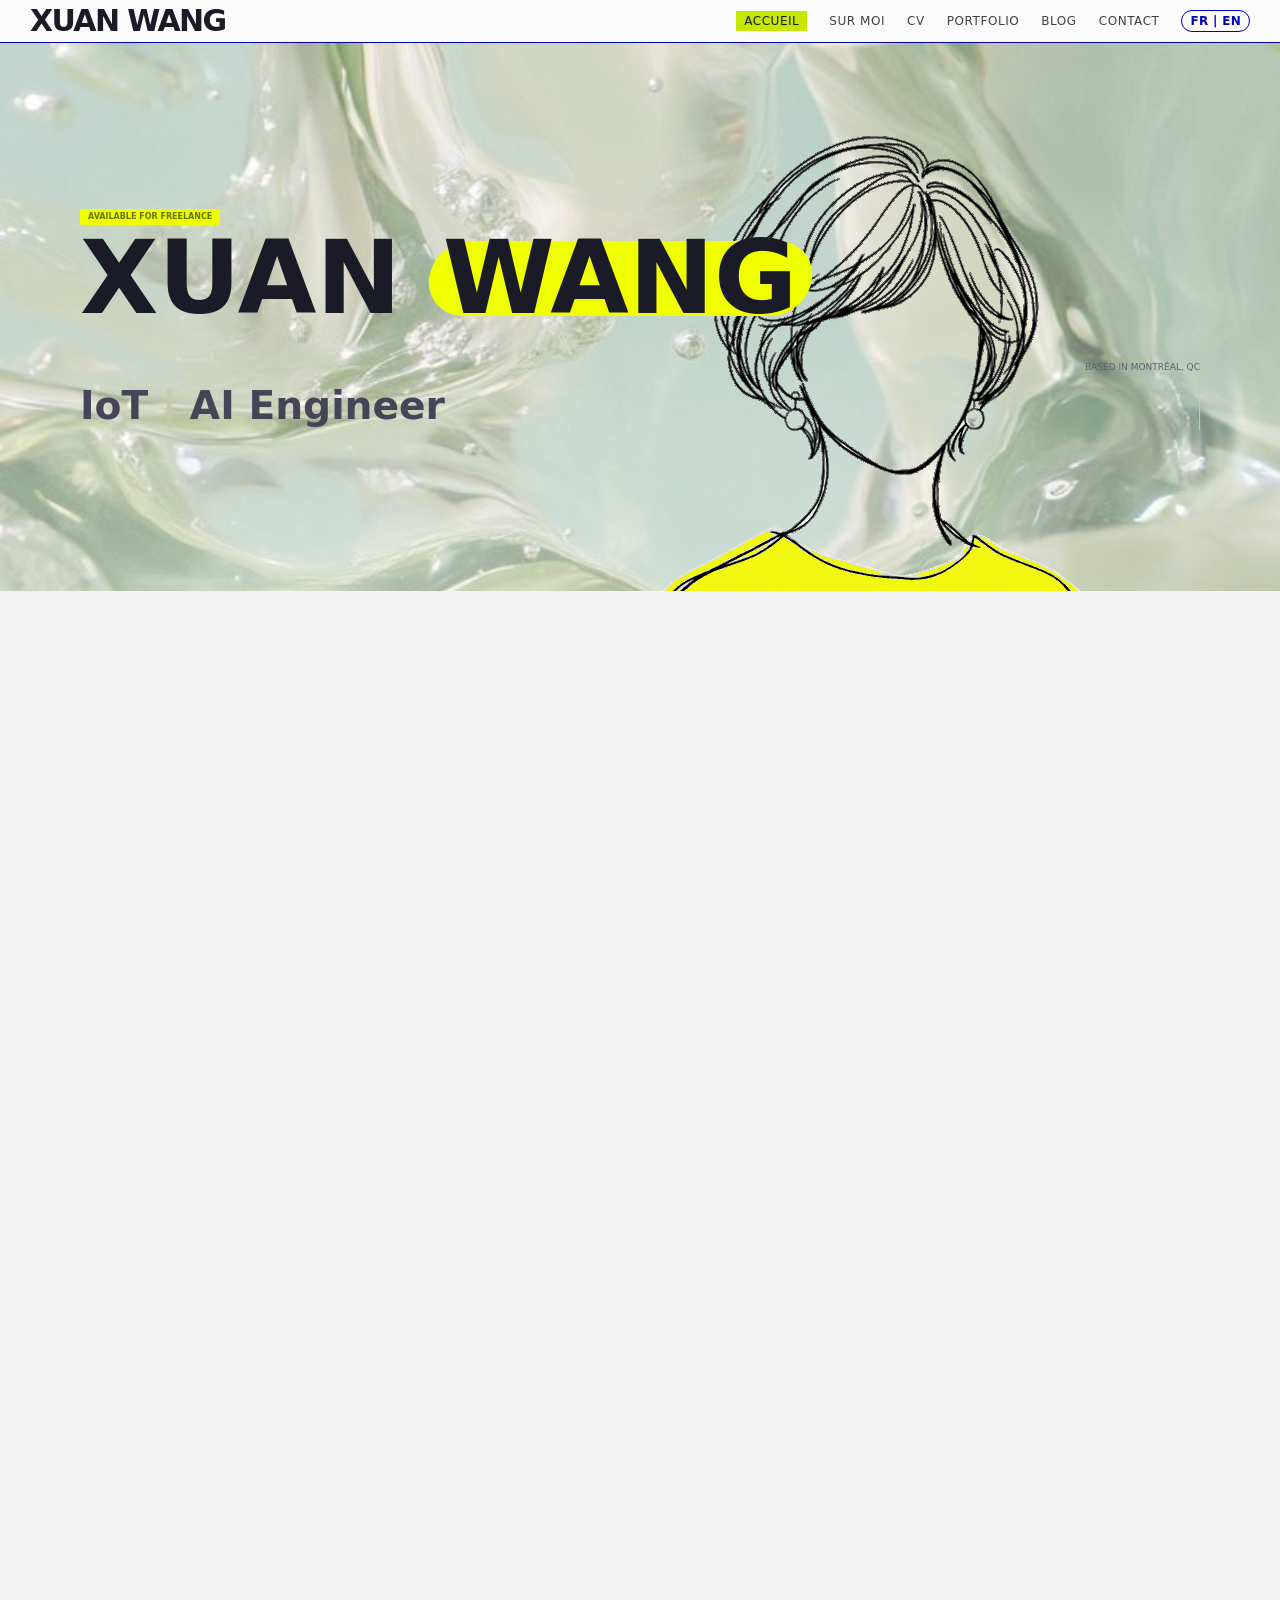
<file: index.html>
<!doctype html>
<html lang="fr">
<head>
  <meta charset="UTF-8" />
  <meta name="viewport" content="width=device-width, initial-scale=1.0" />

  <!-- SEO -->
  <title>Xuan Wang | Data Engineer • IoT & AI Portfolio</title>

  <meta
    name="description"
    content="Portfolio de Xuan Wang, spécialisée en Data Engineering, Business Intelligence, IoT, Intelligence Artificielle, Python, SQL, AWS et développement web."
  />

  <meta
    name="keywords"
    content="Xuan Wang, Data Engineer, Business Intelligence, BI Engineer, IoT, AI, Python, SQL, AWS, Portfolio"
  />

  <meta name="author" content="Xuan Wang" />

  <meta name="robots" content="index, follow" />

  <link
    rel="canonical"
    href="https://xuan996-labo.github.io/ia1-420-314-ah/"
  />

  <!-- Open Graph -->
  <meta property="og:type" content="website" />
  <meta
    property="og:title"
    content="Xuan Wang | Data Engineer • IoT & AI Portfolio"
  />

  <meta
    property="og:description"
    content="Portfolio présentant mes projets en Data Engineering, IoT, Intelligence Artificielle et Cloud."
  />

  <meta
    property="og:url"
    content="https://xuan996-labo.github.io/ia1-420-314-ah/"
  />

  <meta
    property="og:image"
    content="https://xuan996-labo.github.io/ia1-420-314-ah/images/coverphoto_lime2.png"
  />
  <meta property="og:image:width" content="736" />
  <meta property="og:image:height" content="1104" />
  <meta property="og:locale" content="fr_CA" />
  <meta name="twitter:card" content="summary_large_image" />
  <meta name="twitter:title" content="Xuan Wang | Data Engineer • IoT & AI Portfolio" />
  <meta
    name="twitter:description"
    content="Portfolio présentant mes projets en Data Engineering, IoT, Intelligence Artificielle et Cloud."
  />
  <meta
    name="twitter:image"
    content="https://xuan996-labo.github.io/ia1-420-314-ah/images/coverphoto_lime2.png"
  />

  <link rel="preload" as="image" href="images/coverphoto_lime2.png" fetchpriority="high" />

  <link rel="stylesheet" href="css/shared.css" />
  <link rel="stylesheet" href="css/utilities.css" />
  </head>
  <body class="bg-white font-sans text-ink antialiased">
    <a class="skip-link" href="#main-content">Aller au contenu</a>
    <header class="site-header">
      <nav aria-label="Navigation principale">
        <a href="index.html">Xuan Wang</a>

        <div>
          <a href="index.html" aria-current="page">Accueil</a>
          <a href="about.html">Sur moi</a>
          <a href="cv.html">CV</a>
          <a href="portfolio.html">Portfolio</a>
          <a href="blog.html">Blog</a>
          <a href="contact.html">Contact</a>
          <span class="language-pill" aria-label="Langue actuelle: francais">FR | EN</span>
        </div>
      </nav>
    </header>

    <main id="main-content" class="overflow-hidden">
      <section id="accueil" class="relative min-h-[620px] overflow-hidden sm:min-h-[600px] lg:min-h-[548px]">
        <!-- Main visual asset for the home page; keep eager and high priority for LCP. -->
        <img
          class="absolute inset-0 h-full w-full object-cover opacity-60"
          src="images/coverphoto_lime2.png"
          width="736"
          height="1104"
          alt=""
          fetchpriority="high"
          decoding="async"
        />
        <div class="absolute inset-0 bg-gradient-to-b from-white/0 via-white/0 to-white/20"></div>

        <div class="relative z-10 mx-auto flex min-h-[620px] w-full max-w-[1440px] items-center px-6 py-16 sm:min-h-[600px] sm:px-12 lg:min-h-[548px] lg:px-[80px] lg:py-0">
          <div class="w-full max-w-[1200px]">
            <p class="mb-2 inline-flex rounded-sm bg-acid px-2 py-1 text-[8px] font-bold uppercase leading-none tracking-normal text-[#647400]">
              Available for freelance
            </p>

            <h1 class="relative max-w-[920px] font-display text-[4.4rem] font-extrabold uppercase leading-[0.9] tracking-normal sm:text-[5.5rem] lg:text-[6.35rem]">
              Xuan
              <span class="relative inline-block px-[0.06em]">
                <span class="absolute inset-x-[-0.08em] inset-y-[0.08em] -z-10 -skew-x-6 rounded-full bg-[#EFFF00]"></span>
                Wang
              </span>
            </h1>

            <div class="mt-9 flex flex-col gap-8 sm:flex-row sm:items-end sm:justify-between">
              <p class="font-display text-[2rem] font-bold leading-tight tracking-normal text-moss sm:text-[2.3rem] lg:text-[2.45rem]">
                IoT <span class="text-sage" aria-hidden="true">|</span> AI Engineer
              </p>
              <div class="hidden flex-col items-end gap-2 sm:flex">
                <p class="text-[9px] font-medium uppercase leading-[14px] tracking-normal text-muted">
                  Based in Montréal, QC
                </p>
                <span class="h-12 w-px bg-sage" aria-hidden="true"></span>
              </div>
            </div>
          </div>
        </div>

        <img
          class="absolute bottom-0 right-[-70px] z-0 hidden w-[min(78vw,560px)] object-contain md:block md:right-[-90px] md:w-[420px] lg:right-[108px] lg:top-[46px] lg:w-[520px]"
          src="images/silhouette-520.png"
          width="520"
          height="582"
          alt="Portrait illustration of Xuan Wang"
          fetchpriority="low"
          decoding="async"
        />
      </section>

      <section id="expertise" class="bg-bone px-6 py-10 sm:px-8 lg:px-[52px] lg:py-12">
        <div class="mx-auto flex w-full max-w-7xl flex-col gap-12">
          <div class="grid gap-8 md:grid-cols-[minmax(0,1fr)_auto] md:items-start">
            <h2 class="max-w-[560px] font-display text-[2.2rem] font-bold leading-[1.05] tracking-normal sm:text-[2.55rem]">
              Lorem ipsum dolor sit amet consectetur.
            </h2>
            <p class="text-[9px] font-medium uppercase leading-[14px] tracking-normal text-muted md:pt-4">
              [ 01 / Expertise ]
            </p>
          </div>

          <div class="bg-[#eeecfc] px-4 py-8 sm:px-7 lg:px-8 lg:py-9">
            <div class="grid gap-6 lg:grid-cols-3">
              <article class="border-2 border-[#1a1c19] bg-[#EFFF00] text-[#1a1c19]">
                <div class="flex items-center justify-between border-b-2 border-[#1a1c19] bg-black/5 px-2 py-2 font-mono text-[9px] font-bold uppercase tracking-normal">
                  <span>Project #01</span>
                  <span>2023 - 2024</span>
                </div>
                <div class="space-y-3 p-3">
                  <h3 class="font-mono text-[1.35rem] font-bold leading-[1.1]">
                    Lorem ipsum risus dolor nec
                  </h3>
                  <div class="overflow-hidden border border-black/20 bg-white/40 p-px">
                    <img
                      class="h-[118px] w-full object-cover"
                      src="images/7e21f01f6ccad3d17c2ef966032d425c-520.jpg"
                      width="520"
                      height="819"
                      alt="Data warehouse architecture blueprint"
                      loading="lazy"
                      fetchpriority="low"
                      decoding="async"
                    />
                  </div>
                  <p class="font-mono text-[11px] leading-[1.45]">
                    Lorem ipsum dolor sit amet consectetur. Auctor faucibus cursus nunc elit nulla aliquam feugiat eu.
                  </p>
                </div>
              </article>

              <article class="border-2 border-[#1a1c19] bg-[#7B68EE] text-white">
                <div class="flex items-center justify-between border-b-2 border-[#1a1c19] bg-black/10 px-2 py-2 font-mono text-[9px] font-bold uppercase tracking-normal">
                  <span class="text-white">Project #02</span>
                  <span>Fall 2023</span>
                </div>
                <div class="space-y-3 p-3">
                  <h3 class="font-mono text-[1.35rem] font-bold leading-[1.1]">
                    Lorem ipsum non odio amet
                  </h3>
                  <div class="overflow-hidden border border-white/20 bg-white/20 p-px">
                    <img
                      class="h-[118px] w-full object-cover"
                      src="images/79c2fe3f1e98c2655fd5777ba7ec7426-640.jpg"
                      width="640"
                      height="849"
                      alt="Predictive analytics dashboard"
                      loading="lazy"
                      fetchpriority="low"
                      decoding="async"
                    />
                  </div>
                  <p class="font-mono text-[11px] leading-[1.45] text-white/90">
                    Lorem ipsum dolor sit amet consectetur. Mattis elit sit ut risus pellentesque placerat.
                  </p>
                </div>
              </article>

              <article class="border-2 border-[#1a1c19] bg-[#B0E0E6] text-[#1a1c19]">
                <div class="flex items-center justify-between border-b-2 border-[#1a1c19] bg-black/5 px-2 py-2 font-mono text-[9px] font-bold uppercase tracking-normal">
                  <span>Project #03</span>
                  <span>Summer 2023</span>
                </div>
                <div class="space-y-3 p-3">
                  <h3 class="font-mono text-[1.35rem] font-bold leading-[1.1]">
                    Lorem ipsum nibh donec tellus
                  </h3>
                  <div class="overflow-hidden border border-black/20 bg-white/40 p-px">
                    <img
                      class="h-[118px] w-full object-cover"
                      src="images/6cf80dbc409bb3b3c4f5fc2a6021e914-480.jpg"
                      width="480"
                      height="960"
                      alt="Interactive dashboard interface"
                      loading="lazy"
                      fetchpriority="low"
                      decoding="async"
                    />
                  </div>
                  <p class="font-mono text-[11px] leading-[1.45]">
                    Lorem ipsum dolor sit amet consectetur.
                  </p>
                </div>
              </article>
            </div>
          </div>
        </div>
      </section>

      <section id="contact" class="relative overflow-hidden rounded-t-[28px] border border-white/60 bg-[#F8F8FF] px-5 py-16 text-center backdrop-blur-xl sm:px-10 lg:px-24 lg:py-16">
        <div class="absolute -left-16 top-0 size-32 rounded-full bg-acid opacity-40 blur-3xl" aria-hidden="true"></div>

        <div class="relative mx-auto flex max-w-4xl flex-col items-center">
          <p class="mb-4 text-[11px] font-medium uppercase leading-[14px] tracking-normal text-muted">
            Get in touch
          </p>
          <h2 class="font-display text-[2.75rem] font-extrabold leading-[1.03] tracking-normal sm:text-[3.25rem]">
            Lorem ipsum dolor sit amet consectetur.
          </h2>
          <p class="mt-7 max-w-md text-sm leading-5 text-moss">
            Lorem ipsum dolor sit amet consectetur. Egestas bibendum velit hac leo senectus elementum bibendum.
          </p>
          <div class="mt-7 flex flex-wrap justify-center gap-4">
            <a
              class="inline-flex min-h-10 items-center justify-center rounded-full bg-black px-8 py-4 text-center text-[11px] font-medium uppercase leading-[14px] tracking-normal text-white"
              href="mailto:xuan@example.com"
            >
              Envoyer un email
            </a>
            <a
              class="inline-flex min-h-10 items-center justify-center rounded-full border border-ink px-8 py-4 text-center text-[11px] font-medium uppercase leading-[14px] tracking-normal text-ink"
              href="https://www.linkedin.com"
              target="_blank"
              rel="noreferrer"
            >
              Linkedin
            </a>
          </div>
        </div>
      </section>
    </main>

    <footer class="site-footer">
      <p>© 2026 Architectural Precision. All rights reserved.</p>
      <div>
        <a href="https://www.linkedin.com" target="_blank" rel="noreferrer">LinkedIn</a>
        <a href="https://github.com" target="_blank" rel="noreferrer">GitHub</a>
        <a href="https://github.com/xuan996-labo/ia1-420-314-ah" target="_blank" rel="noreferrer">Source Code</a>
      </div>
    </footer>
  </body>
</html>
</file>
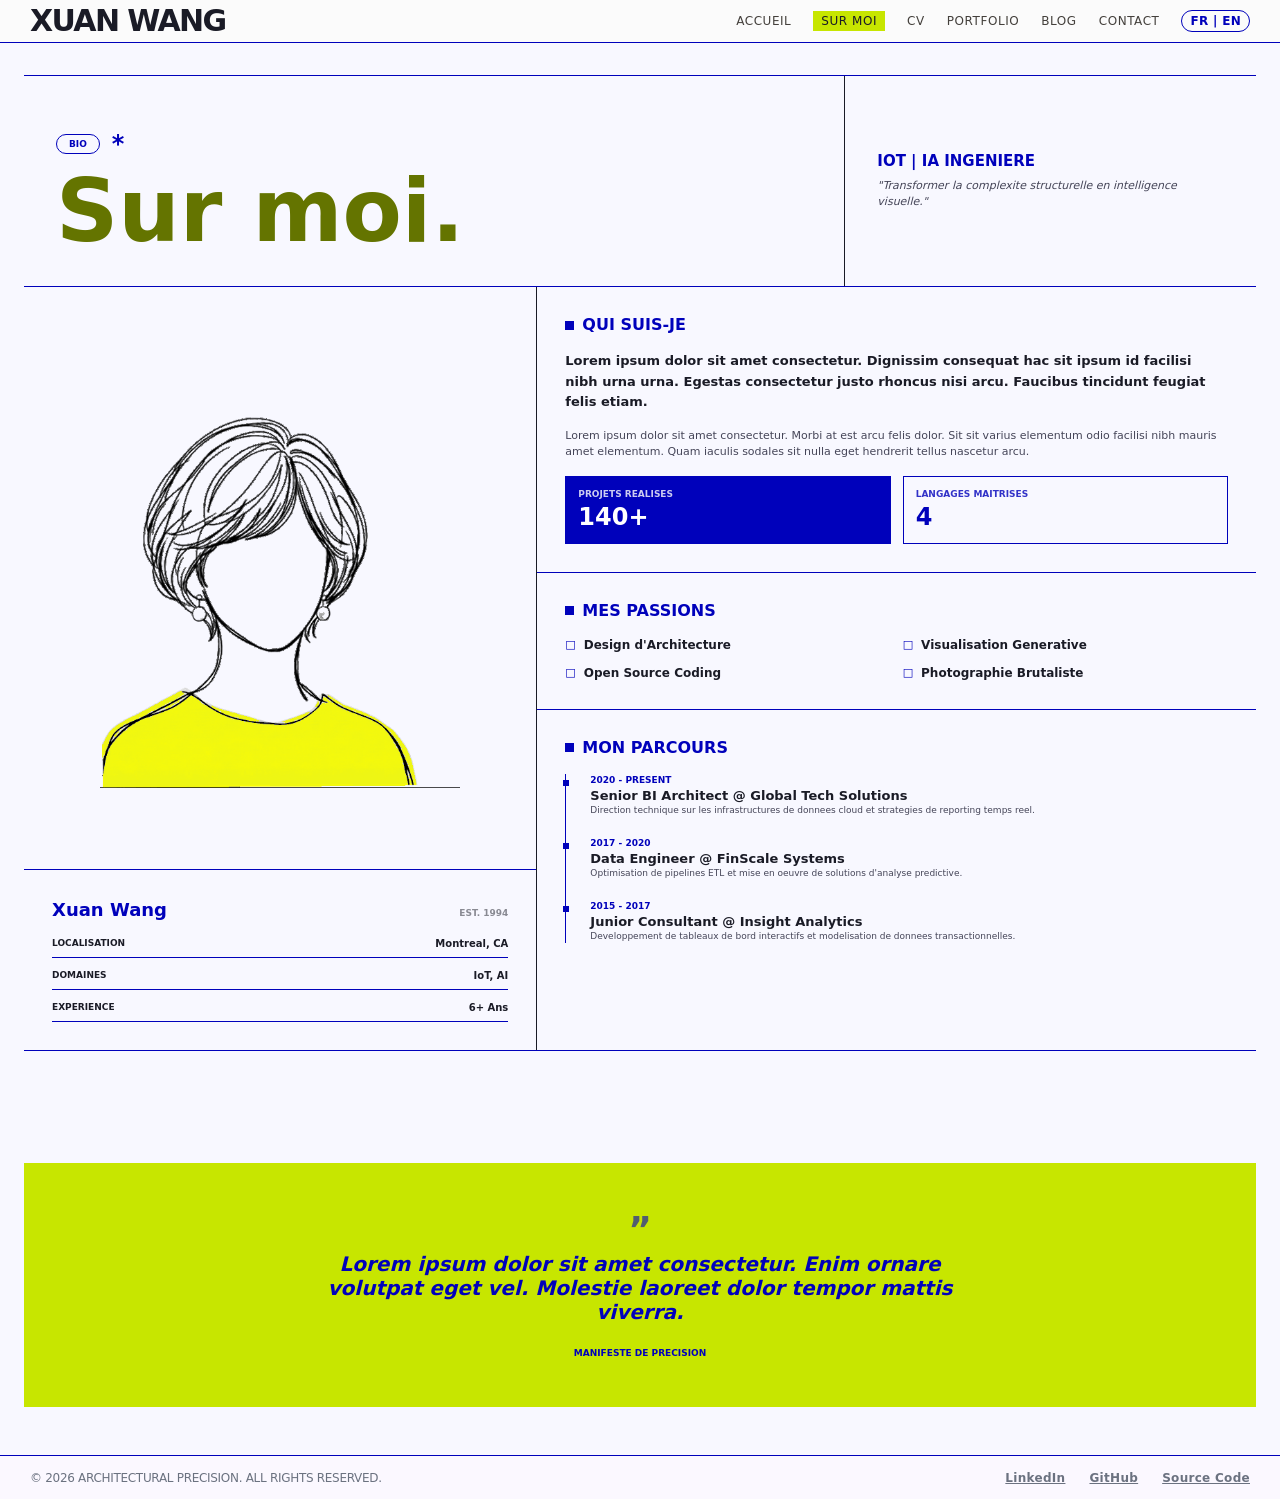
<file: about.html>
<!doctype html>
<html lang="fr">
  <head>
    <meta charset="UTF-8" />
    <meta name="viewport" content="width=device-width, initial-scale=1.0" />
    <title>Sur moi | Xuan Wang</title>
    <meta
      name="description"
      content="Page Sur moi de Xuan Wang, portfolio IoT et intelligence artificielle."
    />
    <link rel="canonical" href="https://xuan996-labo.github.io/ia1-420-314-ah/about.html" />
    <meta property="og:type" content="website" />
    <meta property="og:title" content="Sur moi | Xuan Wang" />
    <meta property="og:description" content="Page Sur moi de Xuan Wang, portfolio IoT et intelligence artificielle." />
    <meta property="og:url" content="https://xuan996-labo.github.io/ia1-420-314-ah/about.html" />
    <meta property="og:image" content="https://xuan996-labo.github.io/ia1-420-314-ah/images/coverphoto_lime2.png" />
    <meta name="twitter:card" content="summary_large_image" />

    <link rel="stylesheet" href="css/shared.css" />
    <link rel="stylesheet" href="css/utilities.css" />
    <link rel="stylesheet" href="css/about.css" />
  </head>

  <body class="bg-[#F8F8FF] font-sans text-ink antialiased">
    <a class="skip-link" href="#main-content">Aller au contenu</a>
    <header class="site-header">
      <nav aria-label="Navigation principale">
        <a href="index.html">Xuan Wang</a>

        <div>
          <a href="index.html">Accueil</a>
          <a href="about.html" aria-current="page">Sur moi</a>
          <a href="cv.html">CV</a>
          <a href="portfolio.html">Portfolio</a>
          <a href="blog.html">Blog</a>
          <a href="contact.html">Contact</a>
          <span class="language-pill" aria-label="Langue actuelle: francais">FR | EN</span>
        </div>
      </nav>
    </header>

    <main id="main-content" class="mx-auto w-full max-w-[1440px] px-6 pb-12 pt-8 sm:px-8 lg:px-6">
      <section class="grid border-y border-[#0001BB] lg:grid-cols-12" aria-labelledby="about-title">
        <div class="flex min-h-[205px] flex-col justify-end border-[#0001BB] pb-8 pl-6 pr-5 pt-14 sm:pl-8 lg:col-span-8 lg:border-r">
          <div class="mb-3 flex items-center gap-3">
            <span class="rounded-full border border-[#0001BB] px-3 py-1 text-[9px] font-bold uppercase tracking-normal text-electric">
              Bio
            </span>
            <span class="text-2xl font-black leading-none text-electric" aria-hidden="true">*</span>
          </div>
          <h1 id="about-title" class="font-sans text-[4.4rem] font-extrabold leading-none tracking-normal text-[#C7E600] sm:text-[5.4rem]">
            Sur moi.
          </h1>
        </div>

        <aside class="flex min-h-[205px] flex-col justify-center bg-[#F8F8FF] px-6 py-8 sm:px-8 lg:col-span-4">
          <p class="text-[15px] font-semibold uppercase tracking-normal text-electric">IoT | IA Ingeniere</p>
          <p class="mt-2 max-w-sm text-[11px] italic leading-4 text-moss">
            "Transformer la complexite structurelle en intelligence visuelle."
          </p>
        </aside>
      </section>

      <section class="grid border-b border-[#0001BB] lg:grid-cols-12">
        <aside class="border-[#0001BB] lg:col-span-5 lg:border-r">
          <div class="border-b border-[#0001BB]">
            <div class="flex min-h-[420px] items-end justify-center overflow-hidden">
              <img
                class="w-full max-w-[360px] translate-y-2 object-contain"
                src="images/silhouette-520.png"
                width="520"
                height="582"
                alt="Portrait illustration de Xuan Wang"
                loading="lazy"
                fetchpriority="low"
                decoding="async"
              />
            </div>
          </div>

          <div class="space-y-4 p-5 sm:p-7">
            <div class="flex items-baseline justify-between gap-4">
              <h2 class="text-[18px] font-bold leading-6 tracking-normal text-electric">Xuan Wang</h2>
              <span class="text-[9px] font-bold uppercase tracking-normal text-ink/50">Est. 1994</span>
            </div>

            <dl class="space-y-3">
              <div class="flex justify-between gap-4 border-b border-[#0001BB] pb-2">
                <dt class="text-[9px] font-bold uppercase tracking-normal">Localisation</dt>
                <dd class="text-[10px] font-bold">Montreal, CA</dd>
              </div>
              <div class="flex justify-between gap-4 border-b border-[#0001BB] pb-2">
                <dt class="text-[9px] font-bold uppercase tracking-normal">Domaines</dt>
                <dd class="text-[10px] font-bold">IoT, AI</dd>
              </div>
              <div class="flex justify-between gap-4 border-b border-[#0001BB] pb-2">
                <dt class="text-[9px] font-bold uppercase tracking-normal">Experience</dt>
                <dd class="text-[10px] font-bold">6+ Ans</dd>
              </div>
            </dl>
          </div>
        </aside>

        <section class="lg:col-span-7">
          <article class="space-y-4 border-b border-[#0001BB] p-5 sm:p-7">
            <div class="section-heading">
              <span></span>
              <h2>Qui suis-je</h2>
            </div>
            <p class="text-[13px] font-semibold leading-[1.55]">
              Lorem ipsum dolor sit amet consectetur. Dignissim consequat hac sit ipsum id facilisi nibh urna urna.
              Egestas consectetur justo rhoncus nisi arcu. Faucibus tincidunt feugiat felis etiam.
            </p>
            <p class="text-[11px] leading-4 tracking-normal text-moss">
              Lorem ipsum dolor sit amet consectetur. Morbi at est arcu felis dolor. Sit sit varius elementum odio
              facilisi nibh mauris amet elementum. Quam iaculis sodales sit nulla eget hendrerit tellus nascetur arcu.
            </p>

            <div class="grid gap-3 sm:grid-cols-2">
              <div class="border border-[#0001BB] bg-[#0001BB] p-3 text-white">
                <p class="text-[9px] font-bold uppercase tracking-normal opacity-80">Projets realises</p>
                <strong class="mt-1 block text-[24px] leading-7 tracking-normal">140+</strong>
              </div>
              <div class="border border-[#0001BB] p-3 text-electric">
                <p class="text-[9px] font-bold uppercase tracking-normal opacity-80">Langages maitrises</p>
                <strong class="mt-1 block text-[24px] leading-7 tracking-normal">4</strong>
              </div>
            </div>
          </article>

          <article class="space-y-4 border-b border-[#0001BB] p-5 sm:p-7">
            <div class="section-heading">
              <span></span>
              <h2>Mes passions</h2>
            </div>
            <ul class="grid gap-3 sm:grid-cols-2">
              <li class="passion-item">Design d'Architecture</li>
              <li class="passion-item">Visualisation Generative</li>
              <li class="passion-item">Open Source Coding</li>
              <li class="passion-item">Photographie Brutaliste</li>
            </ul>
          </article>

          <article class="space-y-4 p-5 sm:p-7">
            <div class="section-heading">
              <span></span>
              <h2>Mon parcours</h2>
            </div>
            <div class="relative space-y-5 border-l border-[#0001BB] pl-6">
              <div class="timeline-item">
                <p>2020 - Present</p>
                <h3>Senior BI Architect @ Global Tech Solutions</h3>
                <span>Direction technique sur les infrastructures de donnees cloud et strategies de reporting temps reel.</span>
              </div>
              <div class="timeline-item">
                <p>2017 - 2020</p>
                <h3>Data Engineer @ FinScale Systems</h3>
                <span>Optimisation de pipelines ETL et mise en oeuvre de solutions d'analyse predictive.</span>
              </div>
              <div class="timeline-item">
                <p>2015 - 2017</p>
                <h3>Junior Consultant @ Insight Analytics</h3>
                <span>Developpement de tableaux de bord interactifs et modelisation de donnees transactionnelles.</span>
              </div>
            </div>
          </article>
        </section>
      </section>

      <section class="mt-28 border border-[#C7E600] bg-[#C7E600] px-6 py-12 text-center sm:px-16">
        <p class="mb-1 text-4xl font-bold leading-none text-electric/60">&rdquo;</p>
        <blockquote class="mx-auto max-w-2xl text-[20px] font-bold italic leading-6 tracking-normal text-electric">
          Lorem ipsum dolor sit amet consectetur. Enim ornare volutpat eget vel. Molestie laoreet dolor tempor mattis viverra.
        </blockquote>
        <p class="mt-6 text-[9px] font-bold uppercase tracking-normal text-electric">Manifeste de precision</p>
      </section>
    </main>

    <footer class="site-footer">
      <p>© 2026 Architectural Precision. All rights reserved.</p>
      <div>
        <a href="https://www.linkedin.com" target="_blank" rel="noreferrer">LinkedIn</a>
        <a href="https://github.com" target="_blank" rel="noreferrer">GitHub</a>
        <a href="https://github.com/xuan996-labo/ia1-420-314-ah" target="_blank" rel="noreferrer">Source Code</a>
      </div>
    </footer>
  </body>
</html>
</file>
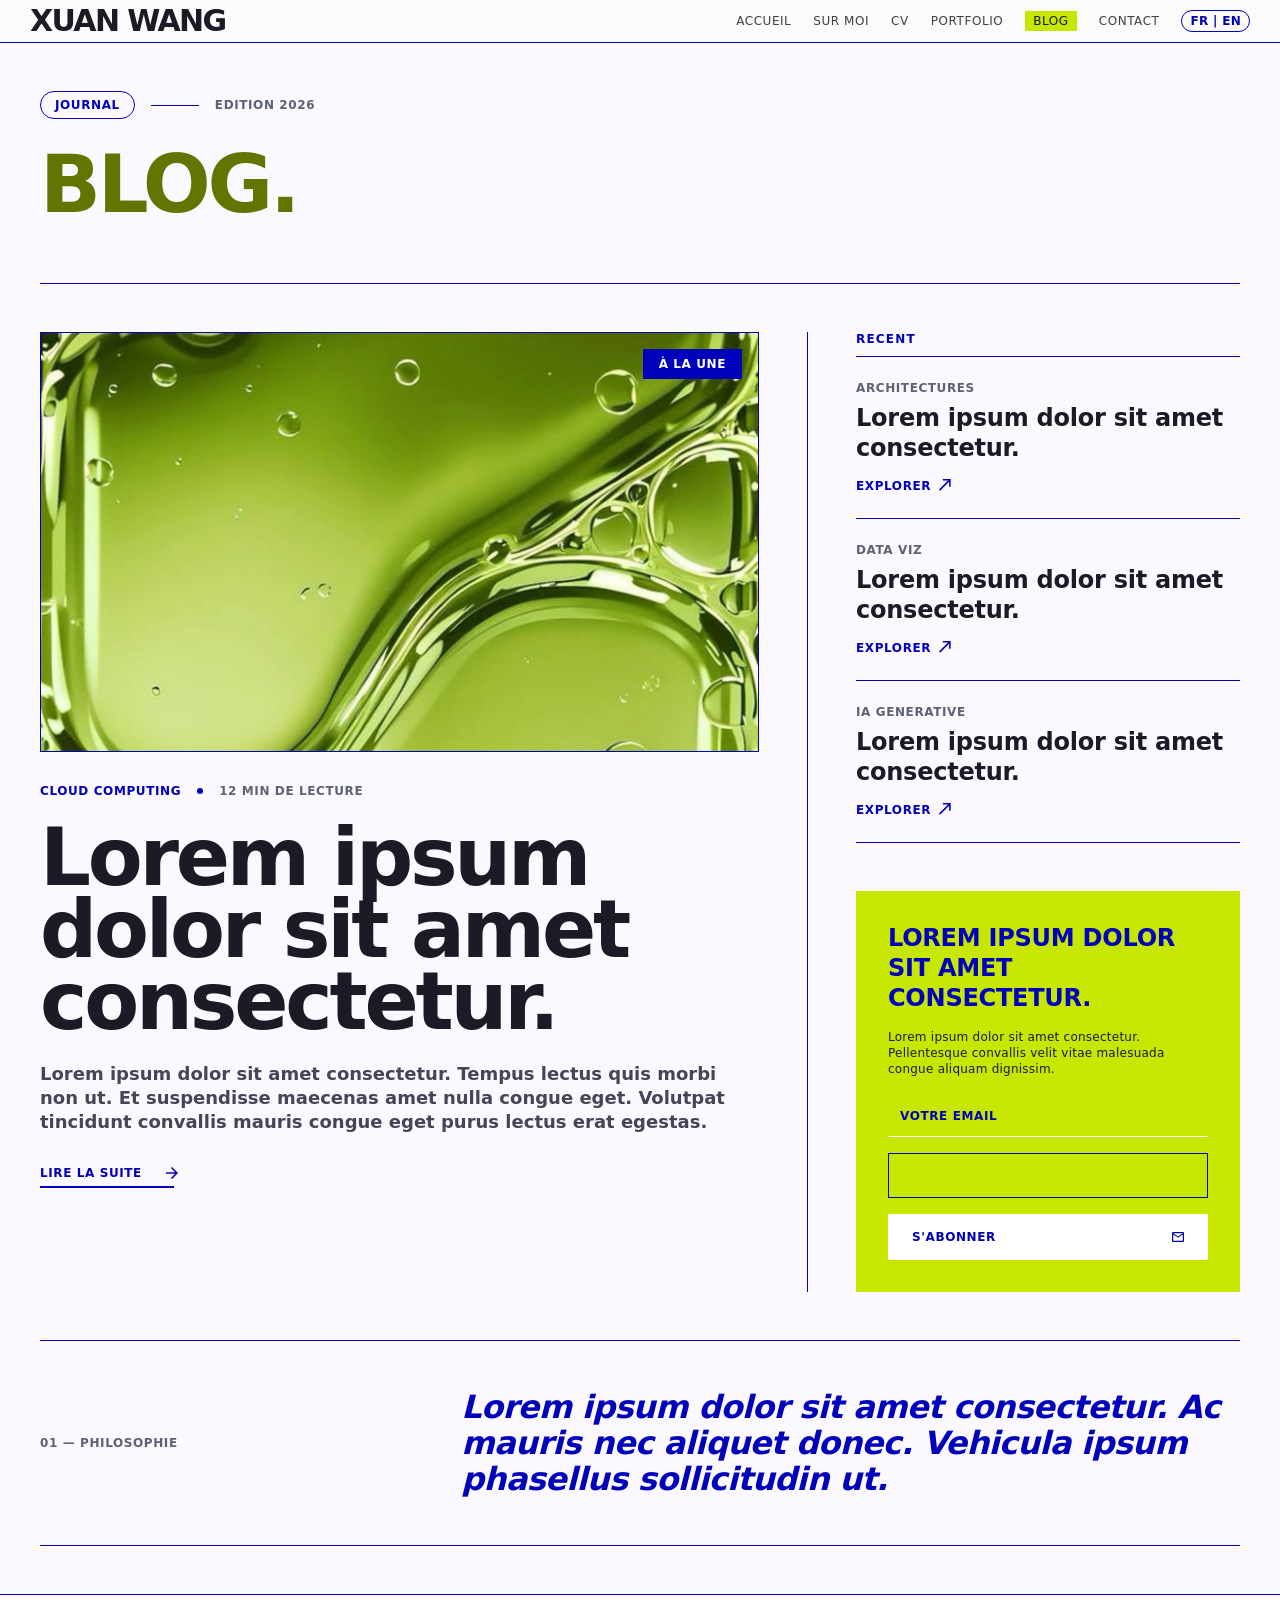
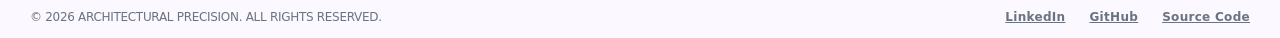
<file: blog.html>
<!doctype html>
<html lang="fr">
  <head>
    <meta charset="UTF-8" />
    <meta name="viewport" content="width=device-width, initial-scale=1.0" />
    <title>Blog | Xuan Wang</title>
    <meta
      name="description"
      content="Journal de Xuan Wang sur les architectures data, l'IoT et la visualisation."
    />
    <link rel="canonical" href="https://xuan996-labo.github.io/ia1-420-314-ah/blog.html" />
    <meta property="og:type" content="website" />
    <meta property="og:title" content="Blog | Xuan Wang" />
    <meta property="og:description" content="Journal de Xuan Wang sur les architectures data, l'IoT et la visualisation." />
    <meta property="og:url" content="https://xuan996-labo.github.io/ia1-420-314-ah/blog.html" />
    <meta property="og:image" content="https://xuan996-labo.github.io/ia1-420-314-ah/images/coverphoto_lime2.png" />
    <meta name="twitter:card" content="summary_large_image" />

    <link rel="stylesheet" href="css/shared.css" />
    <link rel="stylesheet" href="css/utilities.css" />
    <link rel="stylesheet" href="css/blog.css" />
  </head>

  <body class="bg-wash font-sans text-ink antialiased">
    <a class="skip-link" href="#main-content">Aller au contenu</a>
    <header class="site-header">
      <nav aria-label="Navigation principale">
        <a href="index.html">Xuan Wang</a>

        <div>
          <a href="index.html">Accueil</a>
          <a href="about.html">Sur moi</a>
          <a href="cv.html">CV</a>
          <a href="portfolio.html">Portfolio</a>
          <a href="blog.html" aria-current="page">Blog</a>
          <a href="contact.html">Contact</a>
          <span class="language-pill" aria-label="Langue actuelle: francais">FR | EN</span>
        </div>
      </nav>
    </header>

    <main id="main-content" class="mx-auto w-full max-w-[1440px] px-5 pb-12 pt-12 sm:px-8 lg:px-10">
      <section class="blog-header">
        <div class="space-y-4">
          <div class="flex items-center gap-4">
            <span class="rounded-full border border-[#0001BB] px-3.5 py-1.5 text-xs font-bold uppercase tracking-[0.05em] text-[#0001BB]">
              Journal
            </span>
            <span class="h-px w-12 bg-electric" aria-hidden="true"></span>
            <span class="text-xs font-bold uppercase tracking-[0.05em] text-muted">Edition 2026</span>
          </div>
          <h1>Blog.</h1>
        </div>
      </section>

      <section class="blog-layout">
        <article class="featured-article">
          <div class="featured-image">
            <!-- Main visual asset for the blog page; keep eager and high priority for LCP. -->
            <img src="images/green_wallpaper.jpg" width="736" height="1308" alt="Green abstract glass texture" fetchpriority="high" decoding="async" />
            <span>&Agrave; LA UNE</span>
          </div>

          <div class="article-meta">
            <span>Cloud Computing</span>
            <span aria-hidden="true"></span>
            <span>12 min de lecture</span>
          </div>

          <h2>Lorem ipsum dolor sit amet consectetur.</h2>
          <p>
            Lorem ipsum dolor sit amet consectetur. Tempus lectus quis morbi non ut. Et suspendisse maecenas amet nulla
            congue eget. Volutpat tincidunt convallis mauris congue eget purus lectus erat egestas.
          </p>

          <a class="read-link" href="portfolio.html"><span>Lire la suite</span><img class="inline-icon read-arrow" src="images/Icon_arrow_horiz.svg" width="16" height="16" alt="" aria-hidden="true" loading="lazy" decoding="async" /></a>
        </article>

        <aside class="blog-aside">
          <section class="recent-list" aria-labelledby="recent-title">
            <h2 id="recent-title">Recent</h2>

            <article class="recent-card">
              <p>Architectures</p>
              <h3>Lorem ipsum dolor sit amet consectetur.</h3>
              <a href="portfolio.html">Explorer <img class="inline-icon" src="images/Icon.svg" width="9" height="9" alt="" aria-hidden="true" loading="lazy" decoding="async" /></a>
            </article>

            <article class="recent-card">
              <p>Data Viz</p>
              <h3>Lorem ipsum dolor sit amet consectetur.</h3>
              <a href="portfolio.html">Explorer <img class="inline-icon" src="images/Icon.svg" width="9" height="9" alt="" aria-hidden="true" loading="lazy" decoding="async" /></a>
            </article>

            <article class="recent-card">
              <p>IA Generative</p>
              <h3>Lorem ipsum dolor sit amet consectetur.</h3>
              <a href="portfolio.html">Explorer <img class="inline-icon" src="images/Icon.svg" width="9" height="9" alt="" aria-hidden="true" loading="lazy" decoding="async" /></a>
            </article>
          </section>

          <section class="newsletter" aria-labelledby="newsletter-title">
            <h2 id="newsletter-title">Lorem ipsum dolor sit amet consectetur.</h2>
            <p>
              Lorem ipsum dolor sit amet consectetur. Pellentesque convallis velit vitae malesuada congue aliquam dignissim.
            </p>
            <form>
              <label for="newsletter-email">Votre email</label>
              <input id="newsletter-email" name="email" type="email" autocomplete="email" />
              <button type="submit">S'abonner <img class="inline-icon" src="images/Icon_email.svg" width="20" height="16" alt="" aria-hidden="true" loading="lazy" decoding="async" /></button>
            </form>
          </section>
        </aside>
      </section>

      <section class="blog-quote">
        <p>01 &mdash; Philosophie</p>
        <blockquote>
          Lorem ipsum dolor sit amet consectetur. Ac mauris nec aliquet donec. Vehicula ipsum phasellus sollicitudin ut.
        </blockquote>
      </section>
    </main>

    <footer class="site-footer">
      <p>&copy; 2026 Architectural Precision. All rights reserved.</p>
      <div>
        <a href="https://www.linkedin.com" target="_blank" rel="noreferrer">LinkedIn</a>
        <a href="https://github.com" target="_blank" rel="noreferrer">GitHub</a>
        <a href="https://github.com/xuan996-labo/ia1-420-314-ah" target="_blank" rel="noreferrer">Source Code</a>
      </div>
    </footer>
  </body>
</html>
</file>
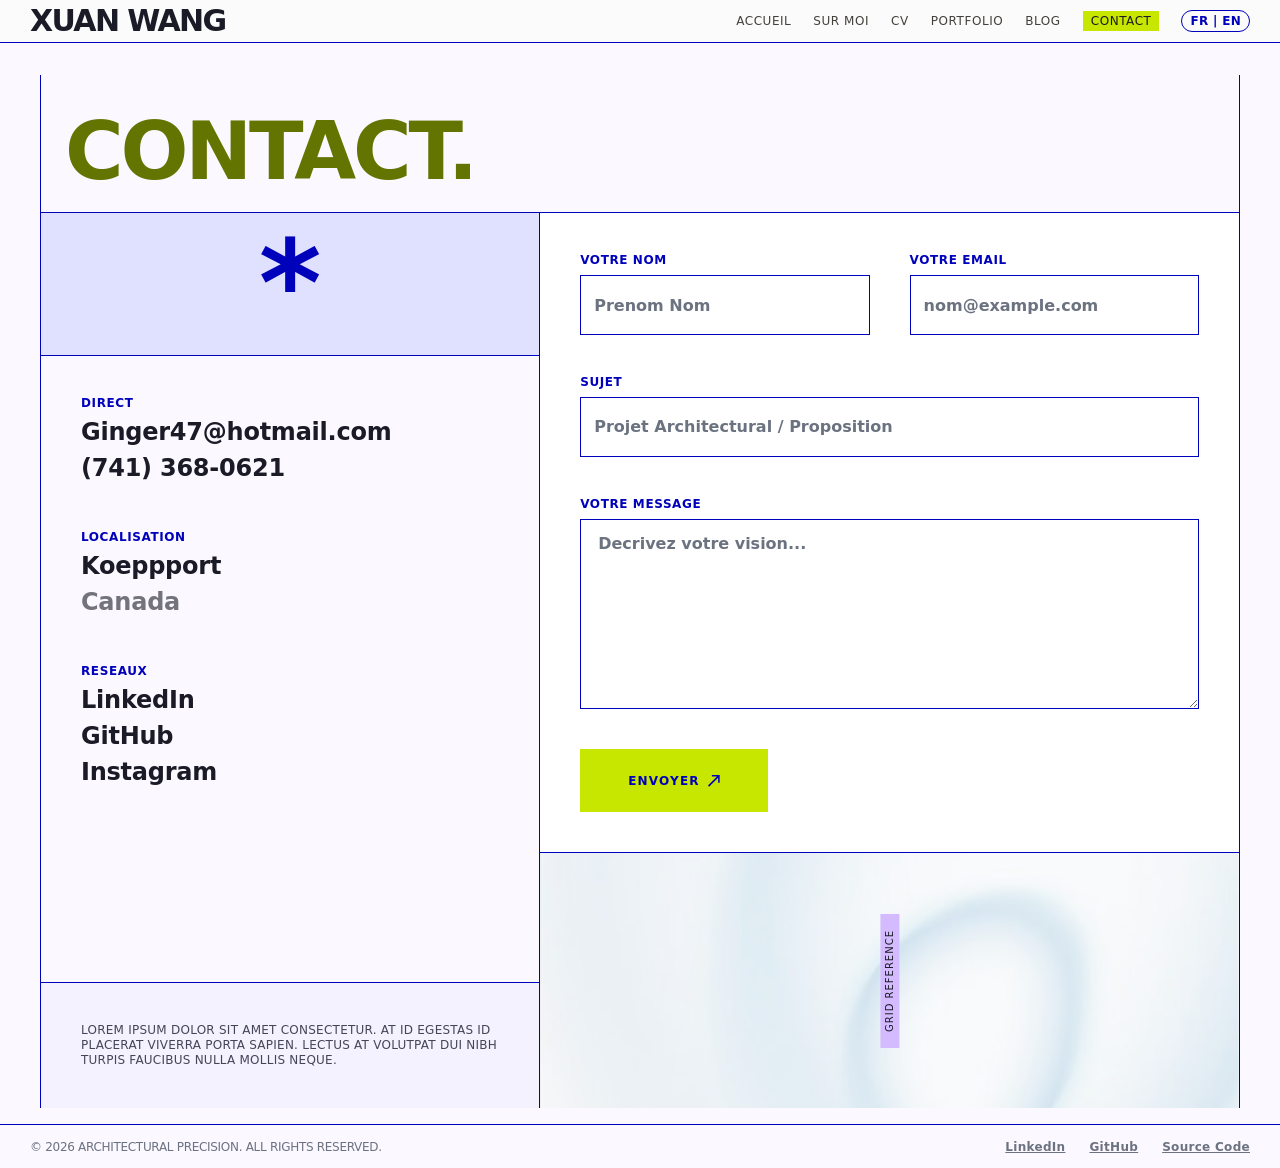
<file: contact.html>
<!doctype html>
<html lang="fr">
  <head>
    <meta charset="UTF-8" />
    <meta name="viewport" content="width=device-width, initial-scale=1.0" />
    <title>Contact | Xuan Wang</title>
    <meta
      name="description"
      content="Contactez Xuan Wang pour un projet IoT, data, interface ou architecture web."
    />
    <link rel="canonical" href="https://xuan996-labo.github.io/ia1-420-314-ah/contact.html" />
    <meta property="og:type" content="website" />
    <meta property="og:title" content="Contact | Xuan Wang" />
    <meta property="og:description" content="Contactez Xuan Wang pour un projet IoT, data, interface ou architecture web." />
    <meta property="og:url" content="https://xuan996-labo.github.io/ia1-420-314-ah/contact.html" />
    <meta property="og:image" content="https://xuan996-labo.github.io/ia1-420-314-ah/images/coverphoto_lime2.png" />
    <meta name="twitter:card" content="summary_large_image" />

    <link rel="stylesheet" href="css/shared.css" />
    <link rel="stylesheet" href="css/utilities.css" />
    <link rel="stylesheet" href="css/contact.css" />
  </head>

  <body class="bg-wash font-sans text-ink antialiased">
    <a class="skip-link" href="#main-content">Aller au contenu</a>
    <header class="site-header">
      <nav aria-label="Navigation principale">
        <a href="index.html">Xuan Wang</a>

        <div>
          <a href="index.html">Accueil</a>
          <a href="about.html">Sur moi</a>
          <a href="cv.html">CV</a>
          <a href="portfolio.html">Portfolio</a>
          <a href="blog.html">Blog</a>
          <a href="contact.html" aria-current="page">Contact</a>
          <span class="language-pill" aria-label="Langue actuelle: francais">FR | EN</span>
        </div>
      </nav>
    </header>

    <main id="main-content" class="mx-auto w-full max-w-[1440px] px-5 pb-4 pt-8 sm:px-8 lg:px-10">
      <section class="contact-frame">
        <header class="contact-title">
          <h1>Contact.</h1>
        </header>

        <aside class="info-panel">
          <div class="symbol-panel" aria-hidden="true">*</div>

          <div class="contact-details">
            <section>
              <h2>Direct</h2>
              <a href="mailto:Ginger47@hotmail.com">Ginger47@hotmail.com</a>
              <a href="tel:+17413680621">(741) 368-0621</a>
            </section>

            <section>
              <h2>Localisation</h2>
              <p>Koeppport</p>
              <p class="muted">Canada</p>
            </section>

            <section>
              <h2>Reseaux</h2>
              <a href="https://www.linkedin.com" target="_blank" rel="noreferrer">LinkedIn</a>
              <a href="https://github.com" target="_blank" rel="noreferrer">GitHub</a>
              <a href="https://www.instagram.com" target="_blank" rel="noreferrer">Instagram</a>
            </section>
          </div>

          <p class="side-note">
            Lorem ipsum dolor sit amet consectetur. At id egestas id placerat viverra porta sapien.
            Lectus at volutpat dui nibh turpis faucibus nulla mollis neque.
          </p>
        </aside>

        <section class="form-panel" aria-labelledby="contact-form-title">
          <h2 id="contact-form-title" class="sr-only">Formulaire de contact</h2>
          <form>
            <div class="form-row">
              <label>
                Votre nom
                <input type="text" name="name" autocomplete="name" placeholder="Prenom Nom" />
              </label>
              <label>
                Votre email
                <input type="email" name="email" autocomplete="email" placeholder="nom@example.com" />
              </label>
            </div>

            <label>
              Sujet
              <input type="text" name="subject" autocomplete="off" placeholder="Projet Architectural / Proposition" />
            </label>

            <label>
              Votre message
              <textarea name="message" rows="8" placeholder="Decrivez votre vision..."></textarea>
            </label>

            <button type="submit">Envoyer <img class="inline-icon" src="images/Icon.svg" width="9" height="9" alt="" aria-hidden="true" loading="lazy" decoding="async" /></button>
          </form>

          <div class="image-strip">
            <img src="images/7e21f01f6ccad3d17c2ef966032d425c-520.jpg" width="520" height="819" alt="" loading="lazy" fetchpriority="low" decoding="async" />
            <span>Grid reference</span>
          </div>
        </section>
      </section>
    </main>

    <footer class="site-footer">
      <p>© 2026 Architectural Precision. All rights reserved.</p>
      <div>
        <a href="https://www.linkedin.com" target="_blank" rel="noreferrer">LinkedIn</a>
        <a href="https://github.com" target="_blank" rel="noreferrer">GitHub</a>
        <a href="https://github.com/xuan996-labo/ia1-420-314-ah" target="_blank" rel="noreferrer">Source Code</a>
      </div>
    </footer>
  </body>
</html>
</file>
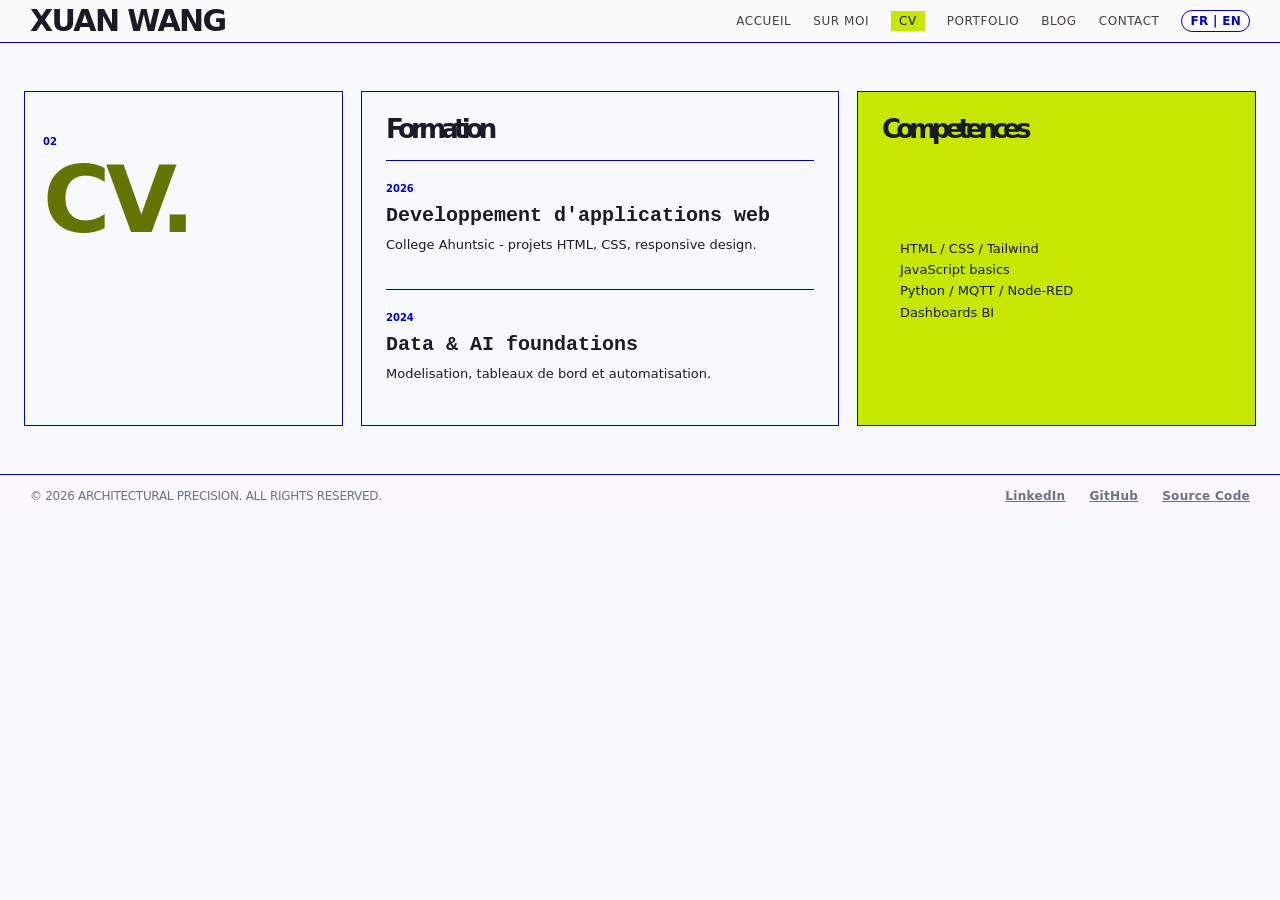
<file: cv.html>
<!doctype html>
<html lang="fr">
  <head>
    <meta charset="UTF-8" />
    <meta name="viewport" content="width=device-width, initial-scale=1.0" />
    <title>CV | Xuan Wang</title>
    <meta
      name="description"
      content="CV de Xuan Wang, formation, competences et experience en developpement web, data et IoT."
    />
    <link rel="canonical" href="https://xuan996-labo.github.io/ia1-420-314-ah/cv.html" />
    <meta property="og:type" content="website" />
    <meta property="og:title" content="CV | Xuan Wang" />
    <meta property="og:description" content="CV de Xuan Wang, formation, competences et experience en developpement web, data et IoT." />
    <meta property="og:url" content="https://xuan996-labo.github.io/ia1-420-314-ah/cv.html" />
    <meta property="og:image" content="https://xuan996-labo.github.io/ia1-420-314-ah/images/coverphoto_lime2.png" />
    <meta name="twitter:card" content="summary_large_image" />
    <link rel="stylesheet" href="css/shared.css" />
    <link rel="stylesheet" href="css/utilities.css" />
    <link rel="stylesheet" href="css/cv.css" />
  </head>
  <body>
    <a class="skip-link" href="#main-content">Aller au contenu</a>
    <header class="site-header">
      <nav aria-label="Navigation principale">
        <a href="index.html">Xuan Wang</a>
        <div>
          <a href="index.html">Accueil</a>
          <a href="about.html">Sur moi</a>
          <a aria-current="page" href="cv.html">CV</a>
          <a href="portfolio.html">Portfolio</a>
          <a href="blog.html">Blog</a>
          <a href="contact.html">Contact</a>
          <span class="language-pill" aria-label="Langue actuelle: francais">FR | EN</span>
        </div>
      </nav>
    </header>

    <main id="main-content" class="resume-layout">
      <section class="page-title">
        <p class="label">02</p>
        <h1>CV.</h1>
      </section>

      <section class="resume-column">
        <h2>Formation</h2>
        <article>
          <span>2026</span>
          <h3>Developpement d'applications web</h3>
          <p>College Ahuntsic - projets HTML, CSS, responsive design.</p>
        </article>
        <article>
          <span>2024</span>
          <h3>Data & AI foundations</h3>
          <p>Modelisation, tableaux de bord et automatisation.</p>
        </article>
      </section>

      <section class="resume-column accent">
        <h2>Competences</h2>
        <ul>
          <li>HTML / CSS / Tailwind</li>
          <li>JavaScript basics</li>
          <li>Python / MQTT / Node-RED</li>
          <li>Dashboards BI</li>
        </ul>
      </section>
    </main>

    <footer class="site-footer">
      <p>&copy; 2026 Architectural Precision. All rights reserved.</p>
      <div>
        <a href="https://www.linkedin.com" target="_blank" rel="noreferrer">LinkedIn</a>
        <a href="https://github.com" target="_blank" rel="noreferrer">GitHub</a>
        <a href="https://github.com/xuan996-labo/ia1-420-314-ah" target="_blank" rel="noreferrer">Source Code</a>
      </div>
    </footer>
  </body>
</html>
</file>
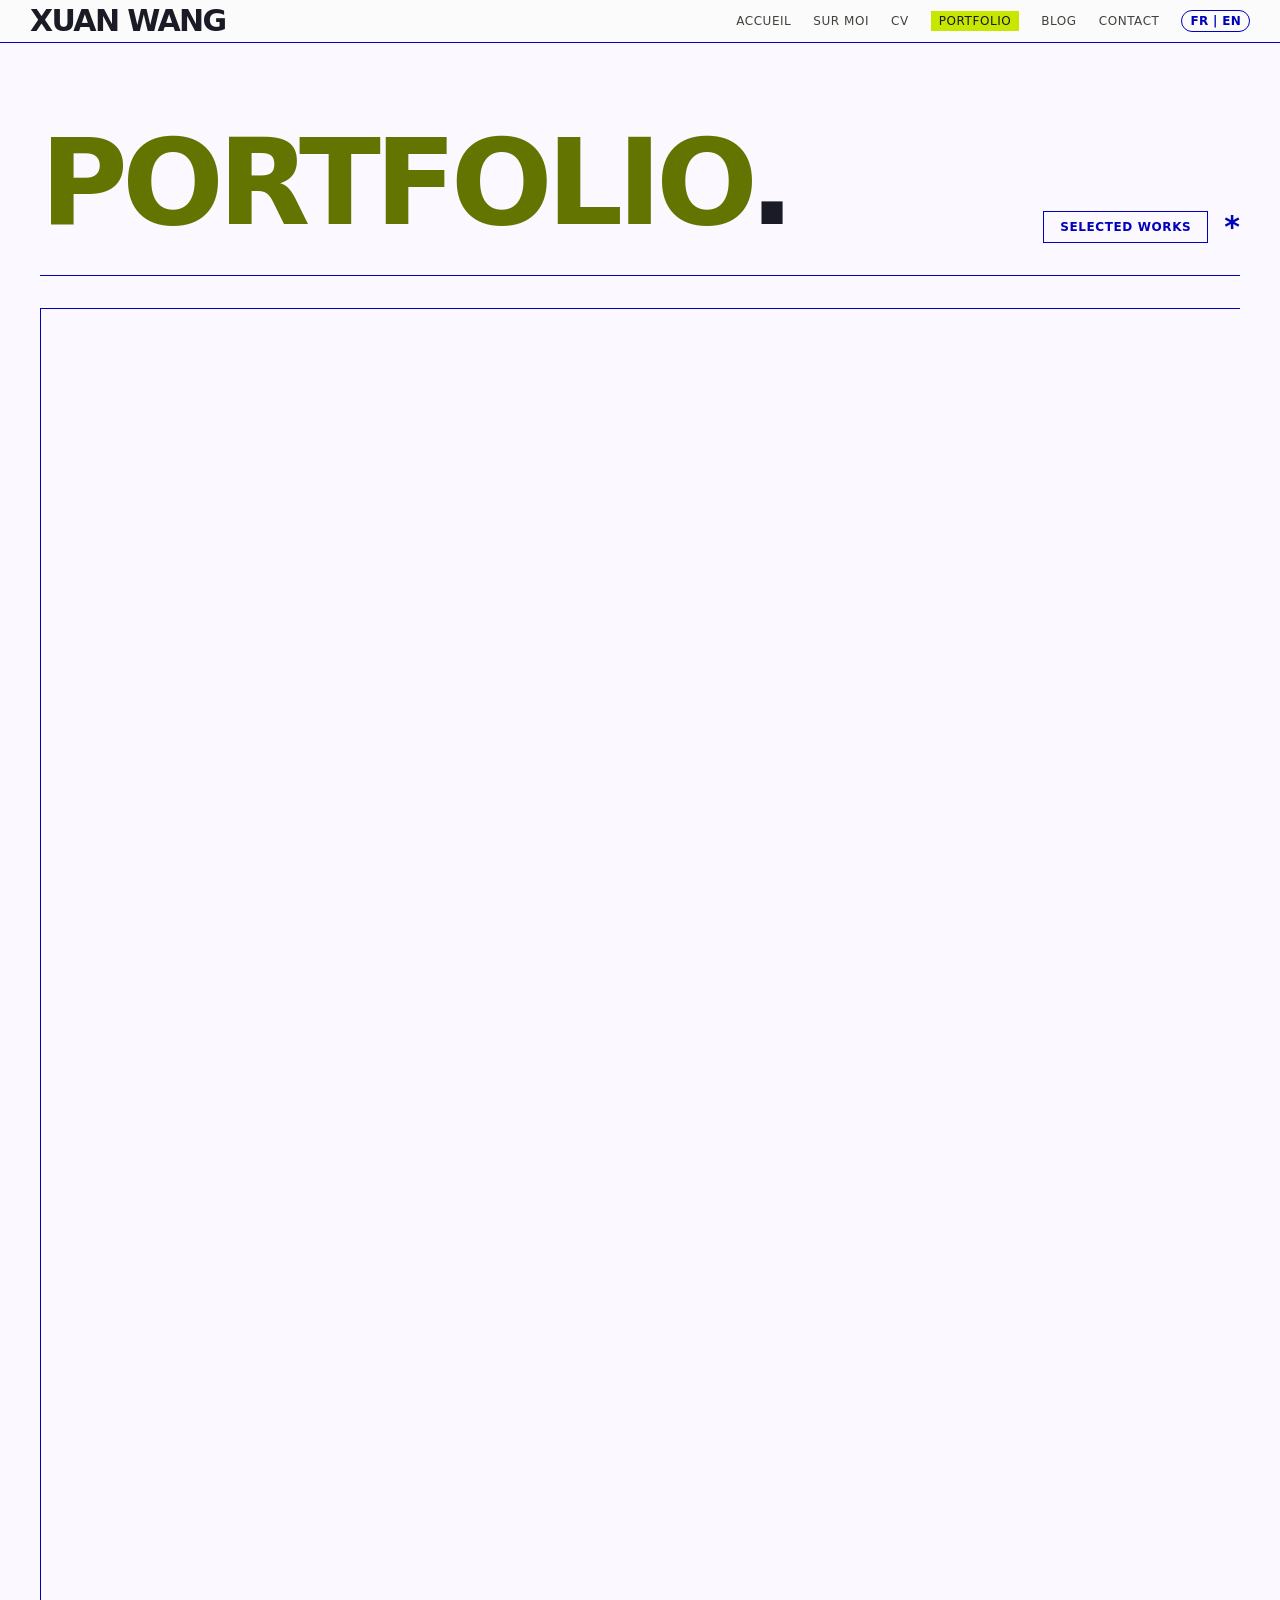
<file: portfolio.html>
<!doctype html>
<html lang="fr">
  <head>
    <meta charset="UTF-8" />
    <meta name="viewport" content="width=device-width, initial-scale=1.0" />
    <title>Portfolio | Xuan Wang</title>
    <meta
      name="description"
      content="Portfolio de projets de Xuan Wang autour de l'IoT, de la data et des interfaces web."
    />
    <link rel="canonical" href="https://xuan996-labo.github.io/ia1-420-314-ah/portfolio.html" />
    <meta property="og:type" content="website" />
    <meta property="og:title" content="Portfolio | Xuan Wang" />
    <meta property="og:description" content="Portfolio de projets de Xuan Wang autour de l'IoT, de la data et des interfaces web." />
    <meta property="og:url" content="https://xuan996-labo.github.io/ia1-420-314-ah/portfolio.html" />
    <meta property="og:image" content="https://xuan996-labo.github.io/ia1-420-314-ah/images/coverphoto_lime2.png" />
    <meta name="twitter:card" content="summary_large_image" />

    <link rel="stylesheet" href="css/shared.css" />
    <link rel="stylesheet" href="css/utilities.css" />
    <link rel="stylesheet" href="css/portfolio.css" />
  </head>

  <body class="bg-wash font-sans text-ink antialiased">
    <a class="skip-link" href="#main-content">Aller au contenu</a>
    <header class="site-header">
      <nav aria-label="Navigation principale">
        <a href="index.html">Xuan Wang</a>

        <div>
          <a href="index.html">Accueil</a>
          <a href="about.html">Sur moi</a>
          <a href="cv.html">CV</a>
          <a href="portfolio.html" aria-current="page">Portfolio</a>
          <a href="blog.html">Blog</a>
          <a href="contact.html">Contact</a>
          <span class="language-pill" aria-label="Langue actuelle: francais">FR | EN</span>
        </div>
      </nav>
    </header>

    <main id="main-content" class="mx-auto w-full max-w-[1536px] px-5 pb-12 pt-20 sm:px-8 lg:px-10">
      <section class="mb-8 border-b border-electric pb-8">
        <div class="flex flex-col gap-6 md:flex-row md:items-end md:justify-between">
          <h1 class="font-sans text-[clamp(4.5rem,13vw,7.5rem)] font-black uppercase leading-none tracking-[-0.05em] text-[#C7E600]">
            Portfolio<span class="text-ink">.</span>
          </h1>
          <div class="flex items-center gap-4">
            <span class="border border-[#0001BB] px-4 py-2 text-xs font-bold uppercase tracking-[0.05em] text-[#0001BB]">
              Selected Works
            </span>
            <span class="text-3xl font-black leading-none text-[#0001BB]" aria-hidden="true">*</span>
          </div>
        </div>
      </section>

      <section class="project-grid" aria-label="Selected portfolio projects">
        <article class="project-card project-card-large">
          <div class="project-heading">
            <div>
              <p>Python / Hardware</p>
              <h2>Lorem ipsum pulvinar</h2>
            </div>
            <img class="inline-icon" src="images/Icon.svg" width="9" height="9" alt="" aria-hidden="true" loading="lazy" decoding="async" />
          </div>
          <div class="image-frame large-image">
            <!-- Main visual asset for the portfolio page; keep eager and high priority for LCP. -->
            <img src="images/coverphoto_lime2.png" width="736" height="1104" alt="Abstract green glass interface visual" fetchpriority="high" decoding="async" />
          </div>
          <p class="project-copy">
            Lorem ipsum dolor sit amet consectetur. Turpis vitae non mauris quis. Tortor penatibus at morbi massa
            phasellus sed pretium lacinia sit.
          </p>
        </article>

        <article class="project-card project-card-side">
          <div class="project-heading compact">
            <div>
              <p>IoT / Web</p>
              <h2>Lorem ipsum cras</h2>
            </div>
          </div>
          <div class="image-frame side-image">
            <img src="images/e528df1219f80dc0cd2bf3a9090a15f3.jpg" width="1200" height="900" alt="Soft mobile dashboard mockup" loading="lazy" fetchpriority="low" decoding="async" />
          </div>
          <p class="project-copy">
            Lorem ipsum dolor sit amet consectetur. Arcu tellus fames pharetra egestas varius proin faucibus odio tristique.
          </p>
        </article>

        <article class="project-card project-card-small">
          <div class="project-heading compact">
            <div>
              <p>Cloud / Data</p>
              <h2>Lorem ipsum sagittis</h2>
            </div>
          </div>
          <div class="image-frame small-image">
            <img src="images/7e21f01f6ccad3d17c2ef966032d425c-520.jpg" width="520" height="819" alt="Blue technical dashboard" loading="lazy" fetchpriority="low" decoding="async" />
          </div>
          <p class="project-copy">
            Lorem ipsum dolor sit amet consectetur. Nulla suspendisse nulla leo eget hendrerit.
          </p>
        </article>

        <article class="project-card project-card-wide">
          <div class="wide-copy">
            <p class="project-kicker">Systems</p>
            <h2>Lorem ipsum</h2>
            <p>
              Lorem ipsum dolor sit amet consectetur. Sed mollis viverra lobortis egestas cursus.
              Quam ornare vestibulum purus pellentesque sem.
            </p>
            <div class="tag-row">
              <span>OpenCV</span>
              <span>C++</span>
              <span>Redis</span>
            </div>
          </div>
          <div class="image-frame wide-image">
            <img src="images/63af46c283e5f1e315839a6587387824-640.jpg" width="640" height="896" alt="Stacked mobile cards" loading="lazy" fetchpriority="low" decoding="async" />
          </div>
        </article>

        <article class="project-card project-card-feature">
          <div class="image-frame feature-image">
            <img src="images/79c2fe3f1e98c2655fd5777ba7ec7426-640.jpg" width="640" height="849" alt="Colorful visual analytics project" loading="lazy" fetchpriority="low" decoding="async" />
          </div>
          <div class="feature-copy">
            <div class="feature-kicker">
              <span>Creative Tech</span>
              <span aria-hidden="true"></span>
            </div>
            <h2>Lorem ipsum</h2>
            <p>
              Lorem ipsum dolor sit amet consectetur. Hendrerit tortor semper at ipsum ullamcorper adipiscing.
              Mus mattis phasellus commodo nunc nulla scelerisque nulla.
            </p>
            <a href="contact.html">View case study</a>
          </div>
        </article>
      </section>

      <section class="portfolio-cta">
        <h2>Ready for the next project?</h2>
        <a href="contact.html">Get in touch</a>
      </section>
    </main>

    <footer class="site-footer">
      <p>© 2026 Architectural Precision. All rights reserved.</p>
      <div>
        <a href="https://www.linkedin.com" target="_blank" rel="noreferrer">LinkedIn</a>
        <a href="https://github.com" target="_blank" rel="noreferrer">GitHub</a>
        <a href="https://github.com/xuan996-labo/ia1-420-314-ah" target="_blank" rel="noreferrer">Source Code</a>
      </div>
    </footer>
  </body>
</html>
</file>
<file: css/shared.css>
:root {
  --color-ink: #1a1b26;
  --color-ink-soft: #1a1c1c;
  --color-moss: #454558;
  --color-home-moss: #454932;
  --color-home-muted: #767960;
  --color-sage: #c6c9ab;
  --color-muted: #5c6274;
  --color-gray: #6b7280;
  --color-stone-700: #44403c;
  --color-gray-500: var(--color-gray);
  --color-gray-700: #374151;
  --color-gray-900: #111827;
  --color-electric: #0001bb;
  --color-blue-800: var(--color-electric);
  --color-acid: #c7e600;
  --color-acid-text: #647400;
  --color-yellow-400: var(--color-acid);
  --color-acid-bright: #efff00;
  --color-page-bg: #f8f8ff;
  --color-wash: #fbf8ff;
  --color-paper: #faf9f9;
  --color-bone: #f4f3f3;
  --color-header-bg: #fbfbfb;
  --color-white: #ffffff;
  --color-black: #000000;
  --color-card-lavender: #eeecfc;
  --color-card-violet: #7b68ee;
  --color-card-powder: #b0e0e6;
  --color-contact-panel: #e0e0ff;
  --color-contact-soft: #f5f2ff;
  --color-contact-purple: #d4bbff;
  --color-portfolio-soft: #e8e6f6;
  --color-badge-text: #647400;
  --shadow-hard: 4px 4px 0 var(--color-ink-soft);
  --font-sans: system-ui, -apple-system, BlinkMacSystemFont, "Segoe UI", sans-serif;
  --font-display: Impact, "Arial Black", system-ui, sans-serif;
  --font-mono: "Courier New", Consolas, monospace;
  --text-xs: 0.75rem;
  --text-lg: 1.125rem;
  --text-2xl: 1.5rem;
  --text-3xl: 1.875rem;
  --text-7xl: 4.5rem;
  --text-hero-title: 120px;
  --text-section-title: 48px;
  --text-display-section: 2.55rem;
  --font-normal: 400;
  --font-medium: 500;
  --font-semibold: 600;
  --font-bold: 700;
  --font-extrabold: 800;
  --leading-4: 1rem;
  --leading-6: 1.5rem;
  --leading-8: 2rem;
  --leading-9: 2.25rem;
  --leading-72: 4.5rem;
  --leading-100: 6.25rem;
  --leading-hero-title: 110px;
  --leading-section-title: 52px;
  --leading-display-section: 1.05;
  --tracking-tight: -0.025em;
  --tracking-wide: 0.025em;
  --tracking-wider: 0.05em;
  --tracking-title: -4.8px;
  --tracking-section-title: -0.96px;
  --tracking-display-section: -0.96px;
  --tracking-quote: -0.64px;
  --tracking-brand: -1.6px;
  --tracking-nav-link: 0.55px;
  --tracking-hero-title: -4.8px;
}

*,
*::before,
*::after {
  box-sizing: border-box;
}

html {
  scroll-behavior: smooth;
}

body {
  font-family: var(--font-sans);
  margin: 0;
}

img {
  display: block;
  max-width: 100%;
}

#expertise,
#contact,
.project-grid,
.portfolio-cta,
.blog-layout,
.blog-quote,
.contact-frame,
.resume-column {
  content-visibility: auto;
  contain-intrinsic-size: auto 600px;
}

.inline-icon {
  display: inline-block;
  flex: 0 0 auto;
  height: 1em;
  object-fit: contain;
  vertical-align: -0.12em;
  width: 1em;
}

a {
  color: inherit;
  text-decoration: none;
}

a:focus-visible,
button:focus-visible,
input:focus-visible,
textarea:focus-visible {
  outline: 3px solid var(--color-electric);
  outline-offset: 3px;
}

.skip-link {
  background: var(--color-electric);
  color: var(--color-white);
  font-family: var(--font-sans);
  font-size: var(--text-xs);
  font-weight: var(--font-bold);
  left: 16px;
  line-height: var(--leading-4);
  padding: 10px 14px;
  position: fixed;
  text-transform: uppercase;
  top: 16px;
  transform: translateY(-160%);
  transition: transform 0.15s ease;
  z-index: 100;
}

.skip-link:focus {
  transform: translateY(0);
}

header.site-header {
  background: var(--color-header-bg);
  border-bottom: 1px solid var(--color-electric);
  position: sticky;
  top: 0;
  z-index: 50;
}

.site-header > nav {
  align-items: center;
  display: flex;
  gap: 24px;
  justify-content: space-between;
  margin-inline: auto;
  max-width: none;
  min-height: 42px;
  padding: 0 30px;
}

.site-header nav > a:first-child {
  color: var(--color-ink);
  font-family: var(--font-display);
  font-size: var(--text-3xl);
  font-weight: var(--font-bold);
  letter-spacing: var(--tracking-brand);
  line-height: var(--leading-9);
  text-transform: uppercase;
}

.site-header nav > div {
  align-items: center;
  display: flex;
  flex-wrap: wrap;
  gap: 22px;
  justify-content: flex-end;
}

.site-header nav > div a {
  color: var(--color-stone-700);
  font-family: var(--font-sans);
  font-size: var(--text-xs);
  font-weight: var(--font-medium);
  letter-spacing: var(--tracking-nav-link);
  line-height: var(--leading-4);
  padding: 2px 0;
  text-transform: uppercase;
}

.site-header nav > div .language-pill {
  display: inline-flex;
}

.site-header nav > div a[aria-current="page"] {
  background: var(--color-acid);
  color: var(--color-ink);
  padding: 2px 8px;
}

.site-header nav > div a:hover {
  color: var(--color-blue-800);
}

.site-header nav > div .language-pill {
  border: 1px solid var(--color-electric);
  border-radius: 9999px;
  color: var(--color-blue-800);
  font-family: var(--font-sans);
  font-size: var(--text-xs);
  font-weight: var(--font-bold);
  letter-spacing: var(--tracking-wide);
  line-height: var(--leading-4);
  padding: 2px 8px;
}

footer.site-footer {
  align-items: center;
  background: var(--color-wash);
  border-top: 1px solid var(--color-electric);
  color: var(--color-ink);
  display: flex;
  gap: 24px;
  justify-content: space-between;
  min-height: 44px;
  padding: 10px 30px;
}

footer.site-footer p,
footer.site-footer a {
  color: var(--color-gray-500);
  font-family: var(--font-sans);
  font-size: var(--text-xs);
  line-height: var(--leading-4);
}

footer.site-footer > p {
  font-weight: var(--font-normal);
  letter-spacing: var(--tracking-tight);
  text-transform: uppercase;
}

footer.site-footer > div {
  display: flex;
  gap: 24px;
}

footer.site-footer a {
  font-weight: var(--font-bold);
  letter-spacing: var(--tracking-wide);
  text-decoration: underline;
}

footer.site-footer a:hover {
  color: var(--color-blue-800);
}

@media (max-width: 900px) {
  .site-header > nav,
  footer.site-footer {
    align-items: flex-start;
    flex-direction: column;
    padding: 12px 24px;
  }

  .site-header nav > div {
    gap: 14px;
    justify-content: flex-start;
  }
}
</file>
<file: css/about.css>
body {
  background: #f8f8ff;
}

.section-heading {
  align-items: center;
  display: flex;
  gap: 8px;
}

.section-heading span {
  background: #0001bb;
  display: block;
  height: 9px;
  width: 9px;
}

.section-heading h2 {
  color: #0001bb;
  font-size: 16px;
  font-weight: 700;
  letter-spacing: 0;
  line-height: 20px;
  text-transform: uppercase;
}

.passion-item {
  align-items: center;
  color: #1a1b26;
  display: flex;
  font-size: 12px;
  font-weight: 600;
  gap: 8px;
  line-height: 16px;
}

.passion-item::before {
  color: #0001bb;
  content: "\25A1";
  font-size: 11px;
}

.timeline-item {
  position: relative;
}

.timeline-item::before {
  background: #0001bb;
  content: "";
  height: 6px;
  left: -27.5px;
  position: absolute;
  top: 6px;
  width: 6px;
}

.timeline-item p {
  color: #0001bb;
  font-size: 9px;
  font-weight: 700;
  letter-spacing: 0;
  line-height: 12px;
  text-transform: uppercase;
}

.timeline-item h3 {
  color: #1a1b26;
  font-size: 13px;
  font-weight: 600;
  line-height: 16px;
  margin-top: 2px;
}

.timeline-item span {
  color: #454558;
  display: block;
  font-size: 9px;
  letter-spacing: 0;
  line-height: 13px;
}
</file>
<file: css/blog.css>
body {
  background: #fbf8ff;
}

.blog-header {
  border-bottom: 1px solid #0001bb;
  padding-bottom: 48px;
}

.blog-header h1 {
  color: #647400;
  font-size: clamp(4.5rem, 10vw, 5rem);
  font-weight: 900;
  letter-spacing: -0.04em;
  line-height: 1.25;
  text-transform: uppercase;
}

.blog-layout {
  display: grid;
  gap: 48px;
  grid-template-columns: minmax(0, 8fr) minmax(320px, 4fr);
  padding: 48px 0;
}

.featured-article {
  border-right: 1px solid #0001bb;
  padding-right: 48px;
}

.featured-image {
  border: 1px solid #0001bb;
  height: 420px;
  overflow: hidden;
  position: relative;
}

.featured-image img {
  height: 100%;
  object-fit: cover;
  width: 100%;
}

.featured-image span {
  background: #0001bb;
  color: white;
  font-size: 12px;
  font-weight: 800;
  letter-spacing: 0.05em;
  line-height: 14px;
  padding: 8px 16px;
  position: absolute;
  right: 16px;
  text-transform: uppercase;
  top: 16px;
}

.article-meta {
  align-items: center;
  display: flex;
  gap: 16px;
  padding-top: 32px;
}

.article-meta span {
  color: #5c6274;
  font-size: 12px;
  font-weight: 800;
  letter-spacing: 0.05em;
  line-height: 14px;
  text-transform: uppercase;
}

.article-meta span:first-child {
  color: #0001bb;
}

.article-meta span:nth-child(2) {
  background: #0001bb;
  border-radius: 999px;
  height: 6px;
  width: 6px;
}

.featured-article h2 {
  color: #1a1b26;
  font-size: clamp(3rem, 7vw, 5rem);
  font-weight: 900;
  letter-spacing: -0.04em;
  line-height: 0.9;
  margin-top: 24px;
  max-width: 860px;
}

.featured-article > p {
  color: #454558;
  font-size: 18px;
  font-weight: 600;
  line-height: 24px;
  margin-top: 24px;
  max-width: 780px;
}

.read-link {
  align-items: center;
  border-bottom: 2px solid #0001bb;
  color: #0001bb;
  display: inline-flex;
  font-size: 12px;
  font-weight: 800;
  gap: 16px;
  letter-spacing: 0.05em;
  line-height: 14px;
  margin-top: 32px;
  padding-bottom: 6px;
  text-transform: uppercase;
}

.read-arrow {
  border-bottom: 0;
  display: inline-block;
  margin-left: 4px;
  transform: translateX(4px);
}

.blog-aside {
  display: flex;
  flex-direction: column;
  gap: 48px;
}

.recent-list > h2 {
  border-bottom: 1px solid #0001bb;
  color: #0001bb;
  font-size: 12px;
  font-weight: 800;
  letter-spacing: 0.1em;
  line-height: 14px;
  padding-bottom: 10px;
  text-transform: uppercase;
}

.recent-card {
  border-bottom: 1px solid #0001bb;
  padding: 24px 0;
}

.recent-card p {
  color: #5c6274;
  font-size: 12px;
  font-weight: 800;
  letter-spacing: 0.05em;
  line-height: 14px;
  text-transform: uppercase;
}

.recent-card h3 {
  color: #1a1b26;
  font-size: 24px;
  font-weight: 800;
  letter-spacing: -0.01em;
  line-height: 30px;
  margin-top: 8px;
}

.recent-card a {
  color: #0001bb;
  display: inline-flex;
  font-size: 12px;
  font-weight: 800;
  gap: 8px;
  letter-spacing: 0.05em;
  line-height: 14px;
  margin-top: 16px;
  text-transform: uppercase;
}

.newsletter {
  background: #c7e600;
  padding: 32px;
}

.newsletter h2 {
  color: #0001bb;
  font-size: 24px;
  font-weight: 800;
  letter-spacing: -0.01em;
  line-height: 30px;
  text-transform: uppercase;
}

.newsletter p {
  color: #1a1b26;
  font-size: 12px;
  letter-spacing: 0.02em;
  line-height: 16px;
  margin-top: 16px;
}

.newsletter form {
  display: grid;
  gap: 16px;
  padding-top: 32px;
}

.newsletter label {
  border-bottom: 1px solid white;
  color: #0001bb;
  font-size: 12px;
  font-weight: 800;
  letter-spacing: 0.05em;
  padding: 0 12px 13px;
  text-transform: uppercase;
}

.newsletter input {
  background: transparent;
  border: 1px solid #0001bb;
  color: #1a1b26;
  display: block;
  font: inherit;
  padding: 12px;
  width: 100%;
}

.newsletter button {
  align-items: center;
  background: white;
  border: 0;
  color: #0001bb;
  cursor: pointer;
  display: flex;
  font-size: 12px;
  font-weight: 800;
  justify-content: space-between;
  letter-spacing: 0.05em;
  padding: 16px 24px;
  text-transform: uppercase;
}

.blog-quote {
  align-items: center;
  border-bottom: 1px solid #0001bb;
  border-top: 1px solid #0001bb;
  display: grid;
  gap: 32px;
  grid-template-columns: 1fr 2fr;
  padding: 48px 0;
}

.blog-quote p {
  color: #5c6274;
  font-size: 12px;
  font-weight: 800;
  letter-spacing: 0.05em;
  line-height: 14px;
  text-transform: uppercase;
}

.blog-quote blockquote {
  color: #0001bb;
  font-size: clamp(1.75rem, 4vw, 2rem);
  font-style: italic;
  font-weight: 800;
  letter-spacing: -0.02em;
  line-height: 36px;
}

@media (max-width: 1000px) {
  .blog-layout,
  .blog-quote {
    grid-template-columns: 1fr;
  }

  .featured-article {
    border-right: 0;
    padding-right: 0;
  }
}

@media (max-width: 560px) {
  .featured-image {
    height: 280px;
  }

  .article-meta {
    align-items: flex-start;
    flex-direction: column;
    gap: 8px;
  }

  .article-meta span:nth-child(2) {
    display: none;
  }
}
</file>
<file: css/contact.css>
body {
  background:
    radial-gradient(circle at 50% 50%, rgba(0, 1, 187, 0.07) 0 1px, transparent 1px 100%),
    #fbf8ff;
}

.contact-frame {
  border-left: 1px solid #0001bb;
  border-right: 1px solid #0001bb;
  display: grid;
  grid-template-columns: repeat(12, minmax(0, 1fr));
  min-height: 1033px;
}

.contact-title {
  align-items: end;
  border-bottom: 1px solid #0001bb;
  display: flex;
  grid-column: 1 / -1;
  min-height: 135px;
  padding: 24px;
}

.contact-title h1 {
  color: #647400;
  font-size: clamp(4.5rem, 9vw, 5rem);
  font-weight: 900;
  letter-spacing: -0.04em;
  line-height: 0.9;
  text-transform: uppercase;
}

.info-panel {
  border-right: 1px solid #0001bb;
  display: grid;
  grid-column: span 5;
  grid-template-rows: auto 1fr auto;
}

.symbol-panel {
  align-items: center;
  background: #e0e0ff;
  border-bottom: 1px solid #0001bb;
  color: #0001bb;
  display: flex;
  font-size: 120px;
  font-weight: 900;
  justify-content: center;
  line-height: 1;
  min-height: 143px;
}

.contact-details {
  display: flex;
  flex-direction: column;
  gap: 48px;
  padding: 40px;
}

.contact-details section {
  display: grid;
  gap: 8px;
}

.contact-details h2,
.form-panel label {
  color: #0001bb;
  font-size: 12px;
  font-weight: 800;
  letter-spacing: 0.05em;
  line-height: 14px;
  text-transform: uppercase;
}

.contact-details a,
.contact-details p {
  color: #1a1b26;
  display: block;
  font-size: 24px;
  font-weight: 800;
  letter-spacing: -0.01em;
  line-height: 28px;
}

.contact-details .muted {
  opacity: 0.6;
}

.side-note {
  background: #f5f2ff;
  border-top: 1px solid #0001bb;
  color: #454558;
  font-size: 12px;
  letter-spacing: 0.02em;
  line-height: 15px;
  padding: 40px;
  text-transform: uppercase;
}

.form-panel {
  background: white;
  display: grid;
  grid-column: span 7;
  grid-template-rows: 1fr auto;
}

.form-panel form {
  display: grid;
  gap: 40px;
  max-width: 760px;
  padding: 40px;
}

.form-row {
  display: grid;
  gap: 40px;
  grid-template-columns: repeat(2, minmax(0, 1fr));
}

.form-panel label {
  display: grid;
  gap: 8px;
}

.form-panel input,
.form-panel textarea {
  border: 1px solid #0001bb;
  color: #1a1b26;
  font: inherit;
  font-size: 16px;
  padding: 19px 13px;
  width: 100%;
}

.form-panel textarea {
  min-height: 190px;
  padding: 17px;
  resize: vertical;
}

.form-panel input::placeholder,
.form-panel textarea::placeholder {
  color: #6b7280;
}

.form-panel button {
  align-items: center;
  background: #c7e600;
  border: 0;
  color: #0001bb;
  cursor: pointer;
  display: inline-flex;
  font-size: 12px;
  font-weight: 800;
  gap: 8px;
  justify-content: center;
  letter-spacing: 0.1em;
  line-height: 14px;
  padding: 24px 48px;
  text-transform: uppercase;
  width: fit-content;
}

.image-strip {
  border-top: 1px solid #0001bb;
  height: 256px;
  overflow: hidden;
  position: relative;
}

.image-strip img {
  height: 100%;
  object-fit: cover;
  opacity: 0.3;
  width: 100%;
}

.image-strip span {
  background: #d4bbff;
  color: #1a1b26;
  font-size: 10px;
  letter-spacing: 0.1em;
  padding: 4px 16px;
  position: absolute;
  right: 50%;
  text-transform: uppercase;
  top: 50%;
  transform: translate(50%, -50%) rotate(-90deg);
  white-space: nowrap;
}

@media (max-width: 1000px) {
  .contact-frame {
    grid-template-columns: 1fr;
  }

  .info-panel,
  .form-panel {
    grid-column: auto;
  }

  .info-panel {
    border-right: 0;
    border-bottom: 1px solid #0001bb;
  }
}

@media (max-width: 620px) {
  .form-row {
    grid-template-columns: 1fr;
  }

  .contact-details,
  .form-panel form,
  .side-note {
    padding: 24px;
  }

  .contact-details a,
  .contact-details p {
    font-size: 20px;
    line-height: 24px;
  }
}
</file>
<file: css/cv.css>
body {
  background: var(--color-page-bg);
  color: var(--color-ink);
  font-family: var(--font-sans);
  margin: 0;
}

.resume-layout {
  display: grid;
  gap: 18px;
  grid-template-columns: 0.8fr 1.2fr 1fr;
  margin-inline: auto;
  max-width: 1360px;
  padding: 48px 24px;
}

.page-title,
.resume-column {
  border: 1px solid var(--color-electric);
  padding: 24px;
}

.page-title {
  padding: 44px 18px;
}

.label {
  color: var(--color-electric);
  font-size: 10px;
  font-weight: 700;
  letter-spacing: 0;
  line-height: 1.2;
  margin: 0 0 12px;
  text-transform: uppercase;
}

.page-title h1 {
  color: var(--color-acid-text);
  font-family: var(--font-display);
  font-size: clamp(48px, 8vw, 92px);
  font-weight: 800;
  letter-spacing: var(--tracking-title);
  line-height: 0.9;
  margin: 0;
  text-transform: uppercase;
}

.resume-column {
  display: grid;
  gap: 18px;
}

.resume-column h2 {
  color: var(--color-ink);
  font-family: var(--font-display);
  font-size: 26px;
  font-weight: 800;
  letter-spacing: var(--tracking-title);
  line-height: 1;
  margin: 0;
}

.resume-column article {
  border-top: 1px solid var(--color-electric);
  padding-block: 16px;
}

.resume-column span {
  color: var(--color-electric);
  font-size: 10px;
  font-weight: 800;
}

.resume-column h3 {
  font-family: var(--font-mono);
  font-size: 20px;
  font-weight: 700;
  line-height: 1.2;
  margin: 8px 0 6px;
}

.resume-column p,
.resume-column li {
  font-size: 13px;
  line-height: 1.65;
}

.resume-column ul {
  margin: 0;
  padding-left: 18px;
}

.resume-column.accent {
  background: var(--color-acid);
}

@media (max-width: 900px) {
  .resume-layout {
    grid-template-columns: 1fr;
  }
}
</file>
<file: css/portfolio.css>
body {
  background:
    radial-gradient(circle at 50% 50%, rgba(0, 1, 187, 0.08) 0 1px, transparent 1px 100%),
    #fbf8ff;
}

.project-grid {
  border-left: 1px solid #0001bb;
  border-top: 1px solid #0001bb;
  display: grid;
  grid-template-columns: repeat(12, minmax(0, 1fr));
}

.project-card {
  border-bottom: 1px solid #0001bb;
  border-right: 1px solid #0001bb;
  min-width: 0;
  padding: 16px;
}

.project-card-large {
  grid-column: span 8;
  min-height: 632px;
}

.project-card-side {
  grid-column: span 4;
  min-height: 632px;
}

.project-card-small {
  grid-column: span 4;
  min-height: 492px;
}

.project-card-wide {
  align-items: start;
  display: grid;
  gap: 24px;
  grid-column: span 8;
  grid-template-columns: minmax(0, 1fr) minmax(260px, 0.95fr);
  min-height: 492px;
}

.project-card-feature {
  align-items: center;
  display: grid;
  gap: 32px;
  grid-column: span 12;
  grid-template-columns: minmax(280px, 376px) minmax(0, 1fr);
  min-height: 411px;
}

.project-heading {
  align-items: start;
  display: flex;
  justify-content: space-between;
  margin-bottom: 16px;
}

.project-heading p,
.project-kicker,
.feature-kicker span:first-child {
  color: #0001bb;
  font-size: 12px;
  font-weight: 800;
  letter-spacing: 0.1em;
  line-height: 14px;
  text-transform: uppercase;
}

.project-heading h2,
.wide-copy h2 {
  color: #0001bb;
  font-size: 32px;
  font-weight: 800;
  letter-spacing: -0.02em;
  line-height: 36px;
  text-transform: uppercase;
}

.project-heading.compact h2 {
  font-size: 24px;
  letter-spacing: -0.01em;
  line-height: 28px;
}

.project-heading > span {
  color: #0001bb;
  font-size: 18px;
  font-weight: 900;
}

.image-frame {
  background: #e8e6f6;
  border: 1px solid rgba(0, 1, 187, 0.2);
  overflow: hidden;
  padding: 1px;
}

.image-frame img {
  height: 100%;
  object-fit: cover;
  width: 100%;
}

.large-image {
  height: 429px;
}

.side-image {
  height: 365px;
}

.small-image {
  height: 273px;
}

.wide-image {
  height: 373px;
}

.feature-image {
  aspect-ratio: 1;
  height: auto;
  max-width: 376px;
  width: 100%;
}

.project-copy,
.wide-copy p,
.feature-copy p {
  color: #454558;
  font-size: 16px;
  line-height: 24px;
}

.project-copy {
  margin-top: 16px;
  max-width: 760px;
}

.wide-copy {
  display: flex;
  flex-direction: column;
  min-height: 373px;
  justify-content: space-between;
}

.tag-row {
  display: flex;
  flex-wrap: wrap;
  gap: 8px;
  padding-top: 16px;
}

.tag-row span {
  border: 1px solid #0001bb;
  color: #0001bb;
  font-size: 10px;
  font-weight: 800;
  line-height: 15px;
  padding: 5px 13px;
  text-transform: uppercase;
}

.feature-kicker {
  align-items: center;
  display: flex;
  gap: 8px;
}

.feature-kicker span:last-child {
  background: #0001bb;
  flex: 1;
  height: 1px;
}

.feature-copy h2 {
  color: #647400;
  font-size: clamp(56px, 8vw, 80px);
  font-weight: 900;
  letter-spacing: -0.04em;
  line-height: 0.9;
  margin: 8px 0;
  overflow-wrap: anywhere;
  text-transform: uppercase;
}

.feature-copy a {
  background: #0001bb;
  color: white;
  display: inline-flex;
  font-size: 12px;
  font-weight: 800;
  letter-spacing: 0.1em;
  line-height: 14px;
  margin-top: 24px;
  padding: 16px 32px;
  text-transform: uppercase;
}

.portfolio-cta {
  align-items: center;
  background: #c7e600;
  border: 1px solid #0001bb;
  border-top: 0;
  display: flex;
  gap: 24px;
  justify-content: space-between;
  padding: 32px;
}

.portfolio-cta h2 {
  color: #0001bb;
  font-size: 32px;
  font-weight: 800;
  letter-spacing: -0.02em;
  line-height: 36px;
  text-transform: uppercase;
}

.portfolio-cta a {
  border: 1px solid #0001bb;
  color: #0001bb;
  font-size: 12px;
  font-weight: 800;
  letter-spacing: 0.05em;
  line-height: 14px;
  padding: 13px 25px;
  text-transform: uppercase;
}

@media (max-width: 1180px) {
  .project-card-feature {
    align-items: start;
    grid-template-columns: 1fr;
  }

  .feature-image {
    justify-self: start;
  }
}

@media (max-width: 1000px) {
  .project-grid {
    grid-template-columns: 1fr;
  }

  .project-card-large,
  .project-card-side,
  .project-card-small,
  .project-card-wide,
  .project-card-feature {
    grid-column: auto;
    min-height: auto;
  }

  .project-card-wide,
  .project-card-feature {
    grid-template-columns: 1fr;
  }

  .wide-copy {
    min-height: auto;
    gap: 24px;
  }
}

@media (max-width: 560px) {
  .project-card {
    padding: 12px;
  }

  .large-image,
  .side-image,
  .small-image,
  .wide-image,
  .feature-image {
    height: 260px;
  }

  .project-heading h2,
  .wide-copy h2 {
    font-size: 24px;
    line-height: 28px;
  }

  .portfolio-cta {
    align-items: flex-start;
    flex-direction: column;
  }
}
</file>
<file: css/utilities.css>
/* Minimal local utility layer replacing the Tailwind CDN runtime. */
h1,
h2,
h3,
p,
blockquote,
dl,
dd,
ul {
  margin: 0;
}

ul {
  list-style: none;
  padding: 0;
}

button,
input,
textarea {
  font: inherit;
}

[class~="sr-only"] {
  clip: rect(0, 0, 0, 0);
  border: 0;
  height: 1px;
  margin: -1px;
  overflow: hidden;
  padding: 0;
  position: absolute;
  white-space: nowrap;
  width: 1px;
}

[class~="absolute"] { position: absolute; }
[class~="relative"] { position: relative; }
[class~="inset-0"] { inset: 0; }
[class~="inset-x-[-0.08em]"] { left: -0.08em; right: -0.08em; }
[class~="inset-y-[0.08em]"] { bottom: 0.08em; top: 0.08em; }
[class~="top-0"] { top: 0; }
[class~="bottom-0"] { bottom: 0; }
[class~="-left-16"] { left: -4rem; }
[class~="right-[-70px]"] { right: -70px; }
[class~="z-0"] { z-index: 0; }
[class~="z-10"] { z-index: 10; }
[class~="-z-10"] { z-index: -10; }
[class~="block"] { display: block; }
[class~="inline-block"] { display: inline-block; }
[class~="flex"] { display: flex; }
[class~="inline-flex"] { display: inline-flex; }
[class~="grid"] { display: grid; }
[class~="hidden"] { display: none; }
[class~="flex-col"] { flex-direction: column; }
[class~="flex-wrap"] { flex-wrap: wrap; }
[class~="items-baseline"] { align-items: baseline; }
[class~="items-center"] { align-items: center; }
[class~="items-end"] { align-items: flex-end; }
[class~="justify-center"] { justify-content: center; }
[class~="justify-between"] { justify-content: space-between; }
[class~="justify-end"] { justify-content: flex-end; }
[class~="gap-2"] { gap: 0.5rem; }
[class~="gap-3"] { gap: 0.75rem; }
[class~="gap-4"] { gap: 1rem; }
[class~="gap-6"] { gap: 1.5rem; }
[class~="gap-8"] { gap: 2rem; }
[class~="gap-12"] { gap: 3rem; }
[class~="space-y-3"] > * + * { margin-top: 0.75rem; }
[class~="space-y-4"] > * + * { margin-top: 1rem; }
[class~="space-y-5"] > * + * { margin-top: 1.25rem; }
[class~="mx-auto"] { margin-inline: auto; }
[class~="mb-1"] { margin-bottom: 0.25rem; }
[class~="mb-2"] { margin-bottom: 0.5rem; }
[class~="mb-3"] { margin-bottom: 0.75rem; }
[class~="mb-4"] { margin-bottom: 1rem; }
[class~="mb-8"] { margin-bottom: 2rem; }
[class~="mt-1"] { margin-top: 0.25rem; }
[class~="mt-2"] { margin-top: 0.5rem; }
[class~="mt-6"] { margin-top: 1.5rem; }
[class~="mt-7"] { margin-top: 1.75rem; }
[class~="mt-9"] { margin-top: 2.25rem; }
[class~="mt-28"] { margin-top: 7rem; }
[class~="h-[118px]"] { height: 118px; }
[class~="h-12"] { height: 3rem; }
[class~="h-full"] { height: 100%; }
[class~="h-px"] { height: 1px; }
[class~="min-h-10"] { min-height: 2.5rem; }
[class~="min-h-[205px]"] { min-height: 205px; }
[class~="min-h-[420px]"] { min-height: 420px; }
[class~="min-h-[620px]"] { min-height: 620px; }
[class~="size-32"] { height: 8rem; width: 8rem; }
[class~="w-12"] { width: 3rem; }
[class~="w-full"] { width: 100%; }
[class~="w-px"] { width: 1px; }
[class~="w-[min(78vw,560px)]"] { width: min(78vw, 560px); }
[class~="max-w-[360px]"] { max-width: 360px; }
[class~="max-w-[560px]"] { max-width: 560px; }
[class~="max-w-[920px]"] { max-width: 920px; }
[class~="max-w-[1200px]"] { max-width: 1200px; }
[class~="max-w-[1440px]"] { max-width: 1440px; }
[class~="max-w-[1536px]"] { max-width: 1536px; }
[class~="max-w-2xl"] { max-width: 42rem; }
[class~="max-w-4xl"] { max-width: 56rem; }
[class~="max-w-7xl"] { max-width: 80rem; }
[class~="max-w-md"] { max-width: 28rem; }
[class~="max-w-sm"] { max-width: 24rem; }
[class~="overflow-hidden"] { overflow: hidden; }
[class~="object-contain"] { object-fit: contain; }
[class~="object-cover"] { object-fit: cover; }
[class~="p-3"] { padding: 0.75rem; }
[class~="p-5"] { padding: 1.25rem; }
[class~="p-px"] { padding: 1px; }
[class~="px-2"] { padding-inline: 0.5rem; }
[class~="px-3"] { padding-inline: 0.75rem; }
[class~="px-3.5"] { padding-inline: 0.875rem; }
[class~="px-4"] { padding-inline: 1rem; }
[class~="px-5"] { padding-inline: 1.25rem; }
[class~="px-6"] { padding-inline: 1.5rem; }
[class~="px-8"] { padding-inline: 2rem; }
[class~="px-[0.06em]"] { padding-inline: 0.06em; }
[class~="py-1"] { padding-block: 0.25rem; }
[class~="py-1.5"] { padding-block: 0.375rem; }
[class~="py-2"] { padding-block: 0.5rem; }
[class~="py-4"] { padding-block: 1rem; }
[class~="py-8"] { padding-block: 2rem; }
[class~="py-10"] { padding-block: 2.5rem; }
[class~="py-12"] { padding-block: 3rem; }
[class~="py-16"] { padding-block: 4rem; }
[class~="pb-2"] { padding-bottom: 0.5rem; }
[class~="pb-4"] { padding-bottom: 1rem; }
[class~="pb-8"] { padding-bottom: 2rem; }
[class~="pb-12"] { padding-bottom: 3rem; }
[class~="pl-6"] { padding-left: 1.5rem; }
[class~="pr-5"] { padding-right: 1.25rem; }
[class~="pt-8"] { padding-top: 2rem; }
[class~="pt-12"] { padding-top: 3rem; }
[class~="pt-14"] { padding-top: 3.5rem; }
[class~="pt-20"] { padding-top: 5rem; }
[class~="border"] { border: 1px solid currentColor; }
[class~="border-2"] { border-width: 2px; border-style: solid; }
[class~="border-b"] { border-bottom: 1px solid currentColor; }
[class~="border-b-2"] { border-bottom-width: 2px; border-bottom-style: solid; }
[class~="border-l"] { border-left: 1px solid currentColor; }
[class~="border-y"] { border-top: 1px solid currentColor; border-bottom: 1px solid currentColor; }
[class~="rounded-full"] { border-radius: 9999px; }
[class~="rounded-sm"] { border-radius: 0.125rem; }
[class~="rounded-t-[28px]"] { border-top-left-radius: 28px; border-top-right-radius: 28px; }
[class~="bg-[#0001BB]"] { background-color: #0001bb; }
[class~="bg-[#7B68EE]"] { background-color: #7b68ee; }
[class~="bg-[#B0E0E6]"] { background-color: #b0e0e6; }
[class~="bg-[#C7E600]"] { background-color: #c7e600; }
[class~="bg-[#EFFF00]"] { background-color: #efff00; }
[class~="bg-[#F8F8FF]"] { background-color: #f8f8ff; }
[class~="bg-[#eeecfc]"] { background-color: #eeecfc; }
[class~="bg-acid"] { background-color: var(--color-acid-bright); }
[class~="bg-black"] { background-color: #000; }
[class~="bg-black/5"] { background-color: rgb(0 0 0 / 0.05); }
[class~="bg-black/10"] { background-color: rgb(0 0 0 / 0.1); }
[class~="bg-bone"] { background-color: var(--color-bone); }
[class~="bg-electric"] { background-color: var(--color-electric); }
[class~="bg-sage"] { background-color: var(--color-sage); }
[class~="bg-wash"] { background-color: var(--color-wash); }
[class~="bg-white"] { background-color: #fff; }
[class~="bg-white/20"] { background-color: rgb(255 255 255 / 0.2); }
[class~="bg-white/40"] { background-color: rgb(255 255 255 / 0.4); }
[class~="bg-gradient-to-b"] { background-image: linear-gradient(to bottom, var(--tw-gradient-stops)); }
[class~="from-white/0"] { --tw-gradient-from: rgb(255 255 255 / 0); --tw-gradient-stops: var(--tw-gradient-from), var(--tw-gradient-to, rgb(255 255 255 / 0)); }
[class~="via-white/0"] { --tw-gradient-stops: var(--tw-gradient-from), rgb(255 255 255 / 0), var(--tw-gradient-to, rgb(255 255 255 / 0)); }
[class~="to-white/20"] { --tw-gradient-to: rgb(255 255 255 / 0.2); }
[class~="border-[#0001BB]"] { border-color: #0001bb; }
[class~="border-[#1a1c19]"] { border-color: #1a1c19; }
[class~="border-[#C7E600]"] { border-color: #c7e600; }
[class~="border-black/20"] { border-color: rgb(0 0 0 / 0.2); }
[class~="border-electric"] { border-color: var(--color-electric); }
[class~="border-ink"] { border-color: var(--color-ink); }
[class~="border-white/20"] { border-color: rgb(255 255 255 / 0.2); }
[class~="border-white/60"] { border-color: rgb(255 255 255 / 0.6); }
[class~="text-[#0001BB]"] { color: #0001bb; }
[class~="text-[#1a1c19]"] { color: #1a1c19; }
[class~="text-[#647400]"] { color: #647400; }
[class~="text-[#C7E600]"] { color: var(--color-acid-text); }
[class~="text-electric"] { color: var(--color-electric); }
[class~="text-electric/60"] { color: rgb(0 1 187 / 0.6); }
[class~="text-ink"] { color: var(--color-ink); }
[class~="text-ink/50"] { color: rgb(26 27 38 / 0.5); }
[class~="text-moss"] { color: var(--color-moss); }
[class~="text-muted"] { color: var(--color-muted); }
[class~="text-sage"] { color: var(--color-sage); }
[class~="text-white"] { color: #fff; }
[class~="text-white/90"] { color: rgb(255 255 255 / 0.9); }
[class~="text-center"] { text-align: center; }
[class~="font-sans"] { font-family: var(--font-sans); }
[class~="font-display"] { font-family: var(--font-display); }
[class~="font-mono"] { font-family: var(--font-mono); }
[class~="font-medium"] { font-weight: 500; }
[class~="font-semibold"] { font-weight: 600; }
[class~="font-bold"] { font-weight: 700; }
[class~="font-extrabold"] { font-weight: 800; }
[class~="font-black"] { font-weight: 900; }
[class~="italic"] { font-style: italic; }
[class~="uppercase"] { text-transform: uppercase; }
[class~="antialiased"] { -webkit-font-smoothing: antialiased; -moz-osx-font-smoothing: grayscale; }
[class~="text-[8px]"] { font-size: 8px; }
[class~="text-[9px]"] { font-size: 9px; }
[class~="text-[10px]"] { font-size: 10px; }
[class~="text-[11px]"] { font-size: 11px; }
[class~="text-[13px]"] { font-size: 13px; }
[class~="text-[15px]"] { font-size: 15px; }
[class~="text-[18px]"] { font-size: 18px; }
[class~="text-[20px]"] { font-size: 20px; }
[class~="text-[24px]"] { font-size: 24px; }
[class~="text-[1.35rem]"] { font-size: 1.35rem; }
[class~="text-[2rem]"] { font-size: 2rem; }
[class~="text-[2.2rem]"] { font-size: 2.2rem; }
[class~="text-[2.75rem]"] { font-size: 2.75rem; }
[class~="text-[4.4rem]"] { font-size: 4.4rem; }
[class~="text-[clamp(4.5rem,13vw,7.5rem)]"] { font-size: clamp(4.5rem, 13vw, 7.5rem); }
[class~="text-xs"] { font-size: 0.75rem; }
[class~="text-sm"] { font-size: 0.875rem; }
[class~="text-2xl"] { font-size: 1.5rem; }
[class~="text-3xl"] { font-size: 1.875rem; }
[class~="text-4xl"] { font-size: 2.25rem; }
[class~="leading-[0.9]"] { line-height: 0.9; }
[class~="leading-[1.03]"] { line-height: 1.03; }
[class~="leading-[1.05]"] { line-height: 1.05; }
[class~="leading-[1.1]"] { line-height: 1.1; }
[class~="leading-[1.45]"] { line-height: 1.45; }
[class~="leading-[1.55]"] { line-height: 1.55; }
[class~="leading-[14px]"] { line-height: 14px; }
[class~="leading-4"] { line-height: 1rem; }
[class~="leading-5"] { line-height: 1.25rem; }
[class~="leading-6"] { line-height: 1.5rem; }
[class~="leading-7"] { line-height: 1.75rem; }
[class~="leading-none"] { line-height: 1; }
[class~="leading-tight"] { line-height: 1.25; }
[class~="tracking-[-0.05em]"] { letter-spacing: -0.05em; }
[class~="tracking-[0.05em]"] { letter-spacing: 0.05em; }
[class~="tracking-normal"] { letter-spacing: 0; }
[class~="opacity-40"] { opacity: 0.4; }
[class~="opacity-60"] { opacity: 0.6; }
[class~="opacity-80"] { opacity: 0.8; }
[class~="blur-3xl"] { filter: blur(64px); }
[class~="backdrop-blur-xl"] { backdrop-filter: blur(24px); }
[class~="translate-y-2"] { transform: translateY(0.5rem); }
[class~="-skew-x-6"] { transform: skewX(-6deg); }

@media (min-width: 640px) {
  [class~="sm:flex"] { display: flex; }
  [class~="sm:flex-row"] { flex-direction: row; }
  [class~="sm:grid-cols-2"] { grid-template-columns: repeat(2, minmax(0, 1fr)); }
  [class~="sm:items-end"] { align-items: flex-end; }
  [class~="sm:justify-between"] { justify-content: space-between; }
  [class~="sm:min-h-[600px]"] { min-height: 600px; }
  [class~="sm:p-7"] { padding: 1.75rem; }
  [class~="sm:pl-8"] { padding-left: 2rem; }
  [class~="sm:px-7"] { padding-inline: 1.75rem; }
  [class~="sm:px-8"] { padding-inline: 2rem; }
  [class~="sm:px-10"] { padding-inline: 2.5rem; }
  [class~="sm:px-12"] { padding-inline: 3rem; }
  [class~="sm:px-16"] { padding-inline: 4rem; }
  [class~="sm:text-[2.3rem]"] { font-size: 2.3rem; }
  [class~="sm:text-[2.55rem]"] { font-size: 2.55rem; }
  [class~="sm:text-[3.25rem]"] { font-size: 3.25rem; }
  [class~="sm:text-[5.4rem]"] { font-size: 5.4rem; }
  [class~="sm:text-[5.5rem]"] { font-size: 5.5rem; }
}

@media (min-width: 768px) {
  [class~="md:block"] { display: block; }
  [class~="md:flex-row"] { flex-direction: row; }
  [class~="md:grid-cols-[minmax(0,1fr)_auto]"] { grid-template-columns: minmax(0, 1fr) auto; }
  [class~="md:items-start"] { align-items: flex-start; }
  [class~="md:items-end"] { align-items: flex-end; }
  [class~="md:justify-between"] { justify-content: space-between; }
  [class~="md:pt-4"] { padding-top: 1rem; }
  [class~="md:right-[-90px]"] { right: -90px; }
  [class~="md:w-[420px]"] { width: 420px; }
}

@media (min-width: 1024px) {
  [class~="lg:grid-cols-3"] { grid-template-columns: repeat(3, minmax(0, 1fr)); }
  [class~="lg:grid-cols-12"] { grid-template-columns: repeat(12, minmax(0, 1fr)); }
  [class~="lg:col-span-4"] { grid-column: span 4 / span 4; }
  [class~="lg:col-span-5"] { grid-column: span 5 / span 5; }
  [class~="lg:col-span-7"] { grid-column: span 7 / span 7; }
  [class~="lg:col-span-8"] { grid-column: span 8 / span 8; }
  [class~="lg:border-r"] { border-right: 1px solid currentColor; }
  [class~="lg:min-h-[548px]"] { min-height: 548px; }
  [class~="lg:px-6"] { padding-inline: 1.5rem; }
  [class~="lg:px-8"] { padding-inline: 2rem; }
  [class~="lg:px-10"] { padding-inline: 2.5rem; }
  [class~="lg:px-24"] { padding-inline: 6rem; }
  [class~="lg:px-[52px]"] { padding-inline: 52px; }
  [class~="lg:px-[80px]"] { padding-inline: 80px; }
  [class~="lg:py-0"] { padding-block: 0; }
  [class~="lg:py-9"] { padding-block: 2.25rem; }
  [class~="lg:py-12"] { padding-block: 3rem; }
  [class~="lg:py-16"] { padding-block: 4rem; }
  [class~="lg:right-[108px]"] { right: 108px; }
  [class~="lg:top-[46px]"] { top: 46px; }
  [class~="lg:w-[520px]"] { width: 520px; }
  [class~="lg:text-[2.45rem]"] { font-size: 2.45rem; }
  [class~="lg:text-[6.35rem]"] { font-size: 6.35rem; }
}
</file>
